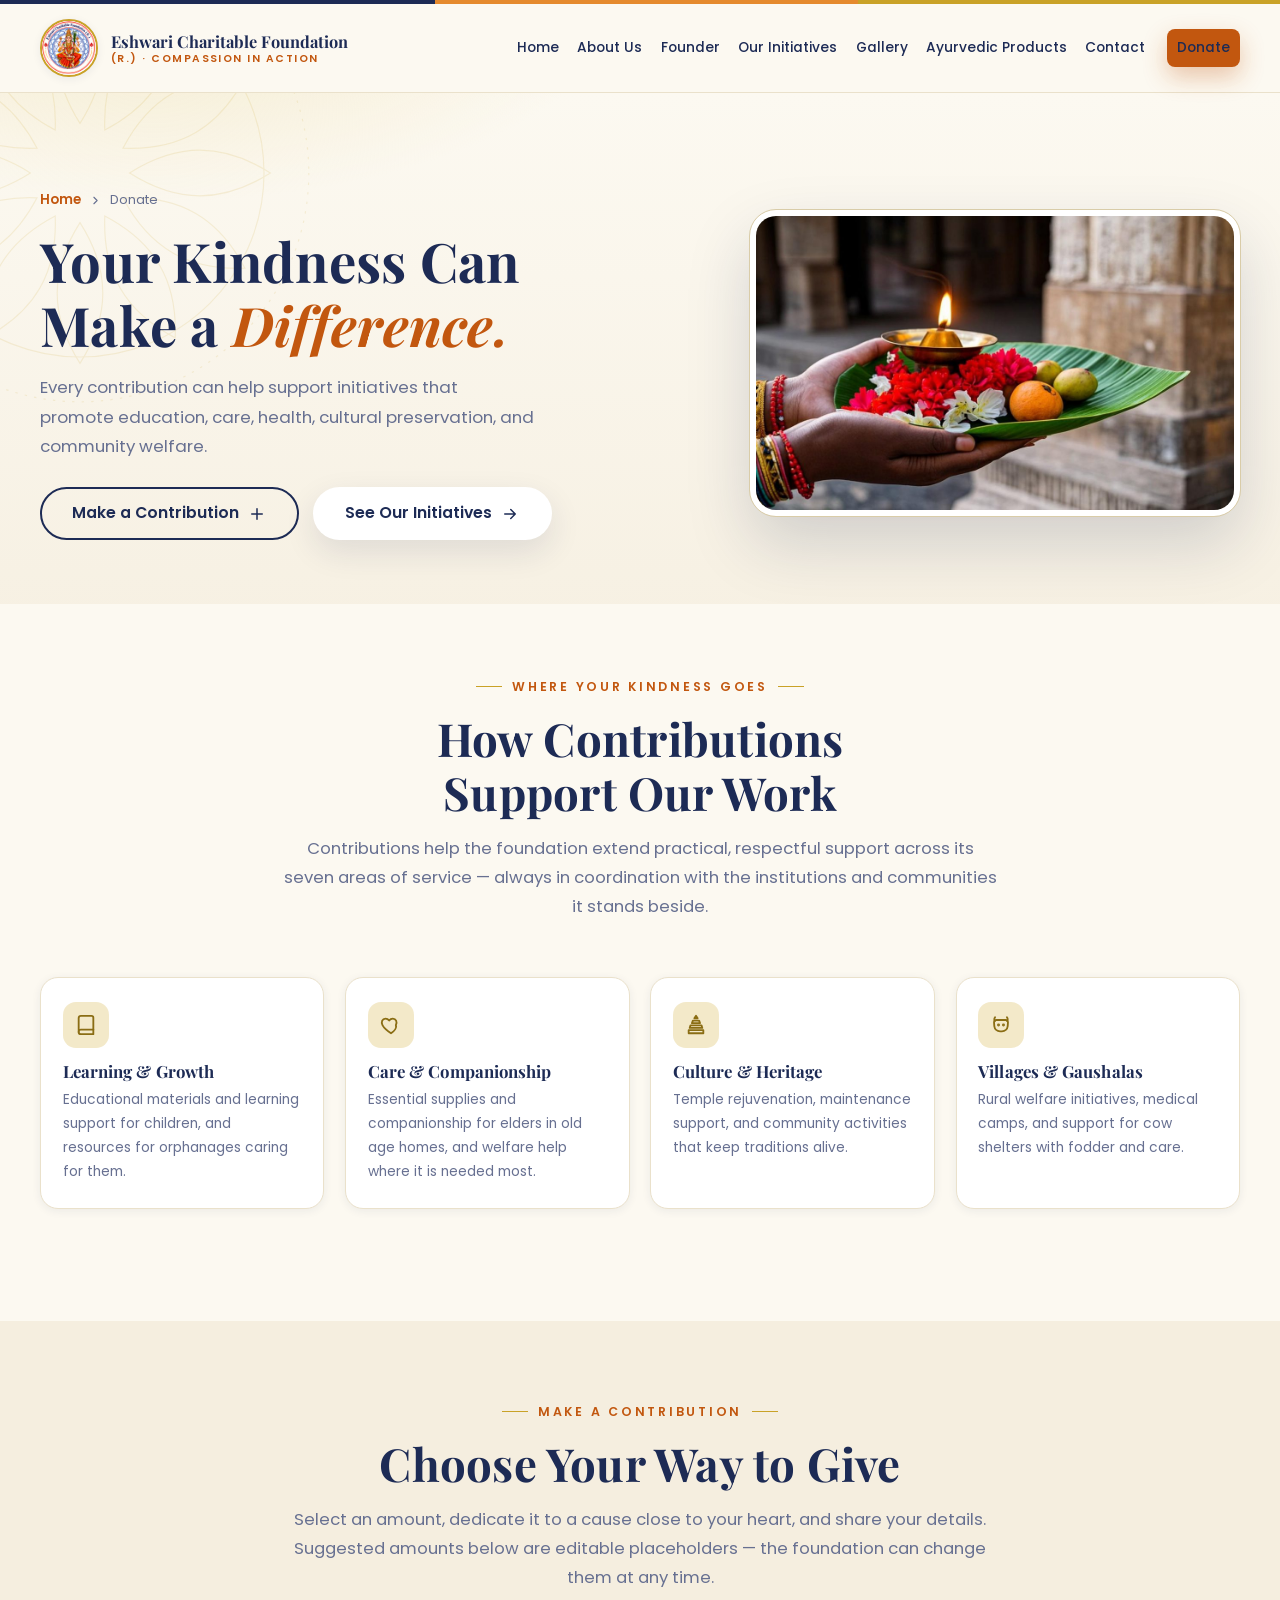
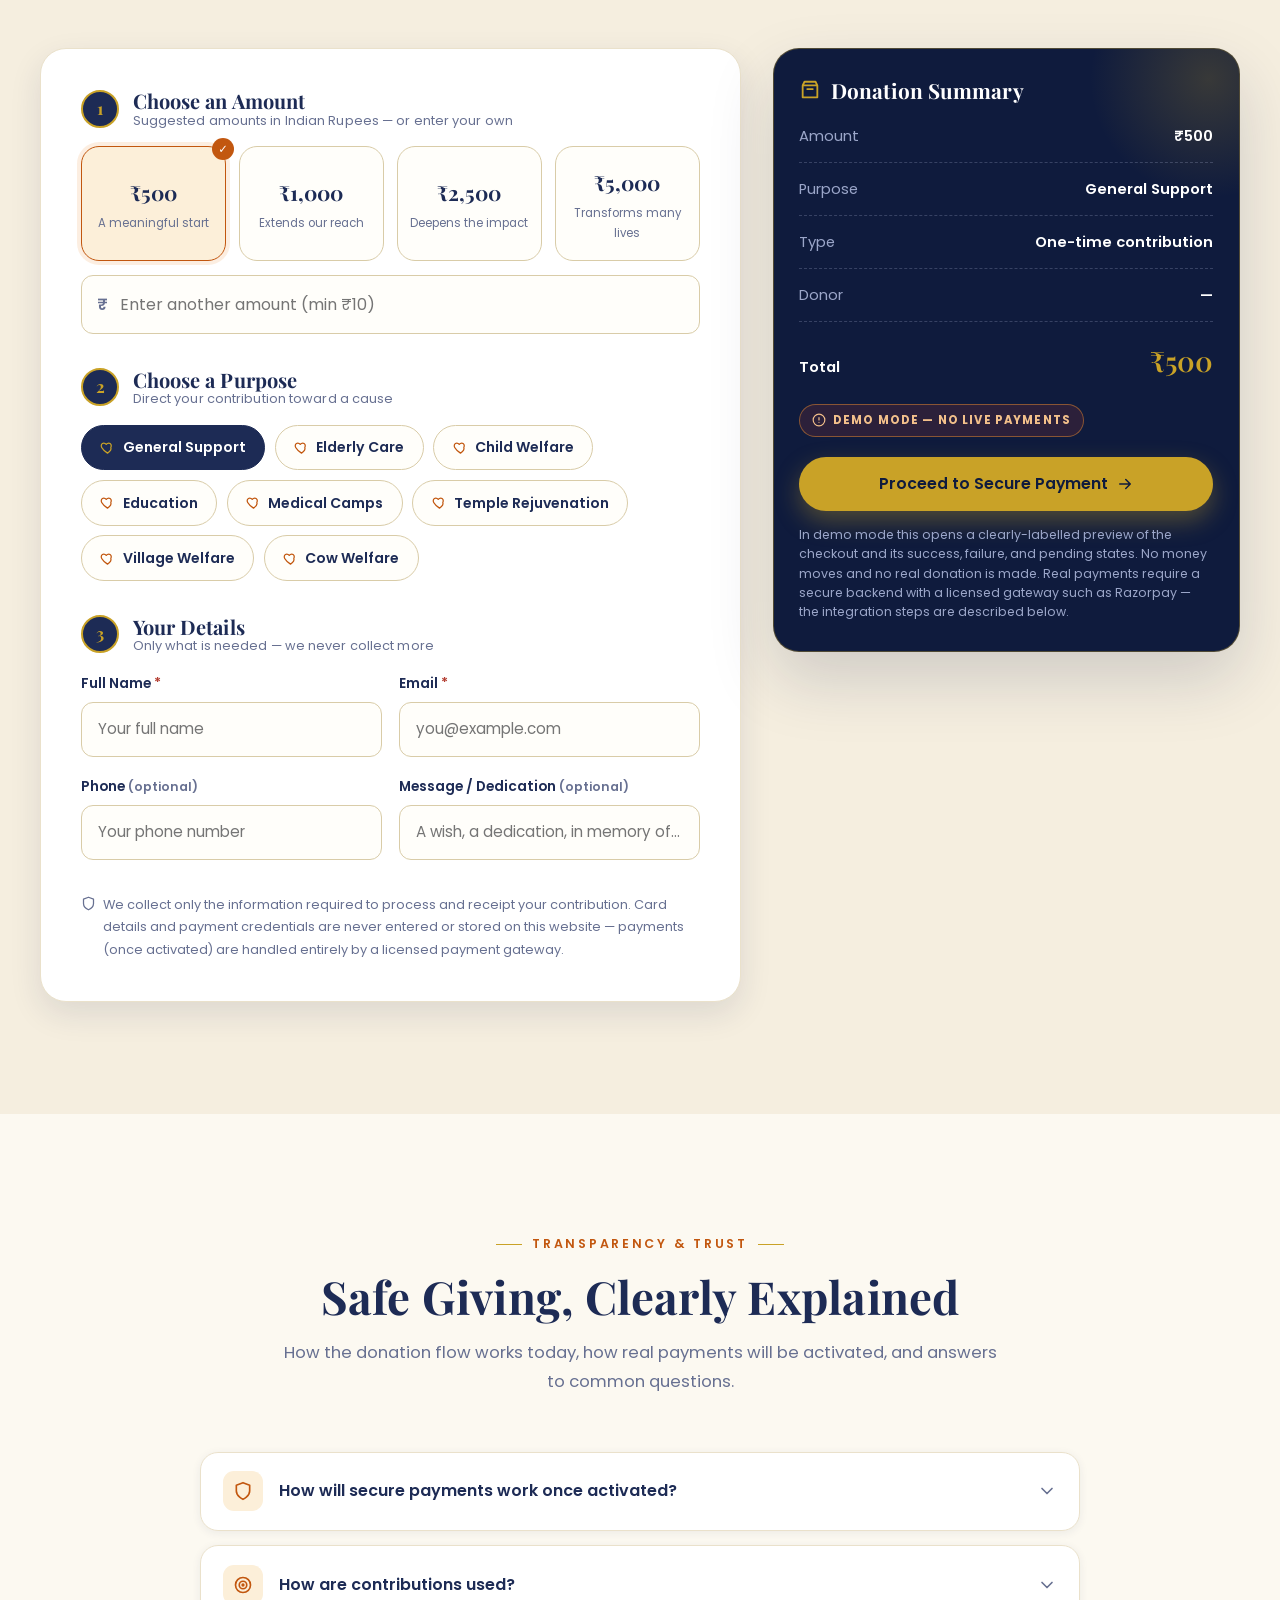
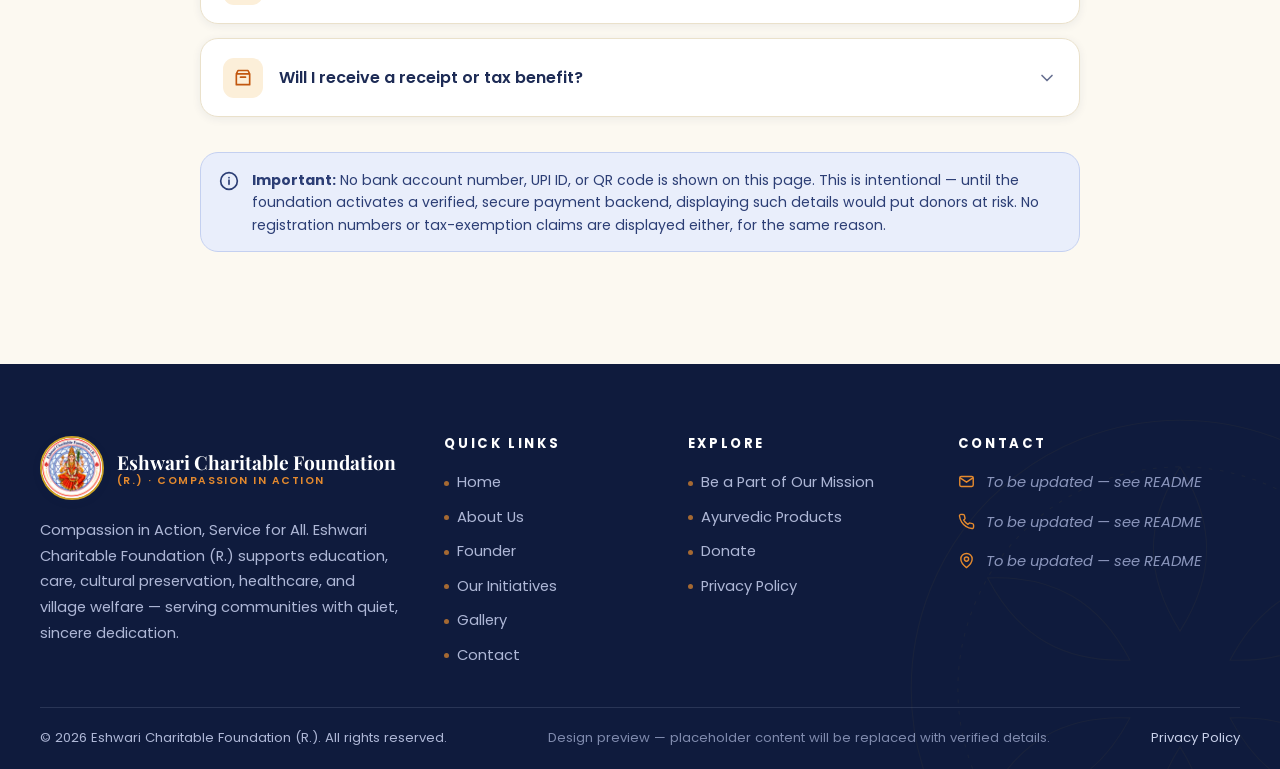
<file: donate.html>
<!DOCTYPE html>
<html lang="en" class="no-js">
<head>
  <meta charset="UTF-8">
  <meta name="viewport" content="width=device-width, initial-scale=1.0">
  <title>Donate — Eshwari Charitable Foundation (R.)</title>
  <meta name="description" content="Your kindness can make a difference. Support the initiatives of Eshwari Charitable Foundation (R.) — education, care, health, cultural preservation, and community welfare.">
  <meta property="og:type" content="website">
  <meta property="og:site_name" content="Eshwari Charitable Foundation (R.)">
  <meta property="og:title" content="Donate — Eshwari Charitable Foundation (R.)">
  <meta property="og:description" content="Every contribution can help support initiatives that promote education, care, health, cultural preservation, and community welfare.">
  <meta property="og:image" content="assets/images/donate.jpg">
  <meta name="theme-color" content="#1D2B55">
  <link rel="icon" type="image/png" href="assets/images/logo-512.png">
  <link rel="preconnect" href="https://fonts.googleapis.com">
  <link rel="preconnect" href="https://fonts.gstatic.com" crossorigin>
  <link href="https://fonts.googleapis.com/css2?family=Playfair+Display:ital,wght@0,500;0,600;0,700;1,500;1,600&family=Poppins:wght@400;500;600&display=swap" rel="stylesheet">
  <link rel="stylesheet" href="css/style.css">
  <script>document.documentElement.classList.remove('no-js');</script>
</head>
<body>
  <a class="skip-link" href="#main">Skip to main content</a>
  <div class="top-ribbon" aria-hidden="true"></div>

  <!-- ============================ HEADER ============================ -->
  <header class="site-header">
    <div class="container header-inner">
      <a class="brand" href="index.html#home" aria-label="Eshwari Charitable Foundation (R.) — back to home page">
        <span class="brand__logo">
          <img src="assets/images/logo-512.png" alt="Eshwari Charitable Foundation (R.) official logo" width="58" height="58">
        </span>
        <span class="brand__name">
          <b>Eshwari Charitable Foundation</b>
          <span>(R.) · Compassion in Action</span>
        </span>
      </a>

      <nav class="nav" aria-label="Primary navigation">
        <a href="index.html#home">Home</a>
        <a href="index.html#about">About Us</a>
        <a href="index.html#founder">Founder</a>
        <a href="index.html#initiatives">Our Initiatives</a>
        <a href="index.html#gallery">Gallery</a>
        <a href="products.html">Ayurvedic Products</a>
        <a href="index.html#contact">Contact</a>
        <a href="donate.html" class="btn btn--primary btn--sm nav-cta" aria-current="page">Donate</a>
      </nav>

      <button class="menu-toggle" aria-expanded="false" aria-controls="mobile-nav" aria-label="Open menu">
        <span></span><span></span><span></span>
      </button>
    </div>
  </header>

  <!-- Mobile navigation drawer -->
  <div class="mobile-nav" id="mobile-nav" role="dialog" aria-modal="true" aria-label="Site menu" aria-hidden="true">
    <div class="mobile-nav__panel">
      <a href="index.html#home">Home <svg viewBox="0 0 24 24" fill="none" stroke="currentColor" stroke-width="2" stroke-linecap="round" stroke-linejoin="round" aria-hidden="true"><path d="M5 12h14m-6-6 6 6-6 6"/></svg></a>
      <a href="index.html#about">About Us <svg viewBox="0 0 24 24" fill="none" stroke="currentColor" stroke-width="2" stroke-linecap="round" stroke-linejoin="round" aria-hidden="true"><path d="M5 12h14m-6-6 6 6-6 6"/></svg></a>
      <a href="index.html#founder">Founder <svg viewBox="0 0 24 24" fill="none" stroke="currentColor" stroke-width="2" stroke-linecap="round" stroke-linejoin="round" aria-hidden="true"><path d="M5 12h14m-6-6 6 6-6 6"/></svg></a>
      <a href="index.html#initiatives">Our Initiatives <svg viewBox="0 0 24 24" fill="none" stroke="currentColor" stroke-width="2" stroke-linecap="round" stroke-linejoin="round" aria-hidden="true"><path d="M5 12h14m-6-6 6 6-6 6"/></svg></a>
      <a href="index.html#gallery">Gallery <svg viewBox="0 0 24 24" fill="none" stroke="currentColor" stroke-width="2" stroke-linecap="round" stroke-linejoin="round" aria-hidden="true"><path d="M5 12h14m-6-6 6 6-6 6"/></svg></a>
      <a href="products.html">Ayurvedic Products <svg viewBox="0 0 24 24" fill="none" stroke="currentColor" stroke-width="2" stroke-linecap="round" stroke-linejoin="round" aria-hidden="true"><path d="M5 12h14m-6-6 6 6-6 6"/></svg></a>
      <a href="index.html#contact">Contact <svg viewBox="0 0 24 24" fill="none" stroke="currentColor" stroke-width="2" stroke-linecap="round" stroke-linejoin="round" aria-hidden="true"><path d="M5 12h14m-6-6 6 6-6 6"/></svg></a>
      <a href="donate.html" class="btn btn--primary" aria-current="page">Support Our Mission</a>
    </div>
  </div>

  <main id="main">
    <!-- ========================== PAGE HERO ========================== -->
    <section class="page-hero" aria-label="Donation page">
      <div class="container page-hero__grid">
        <div>
          <nav class="breadcrumbs" aria-label="Breadcrumb">
            <a href="index.html#home">Home</a>
            <svg viewBox="0 0 24 24" fill="none" stroke="currentColor" stroke-width="2" stroke-linecap="round" stroke-linejoin="round" aria-hidden="true"><path d="m9 18 6-6-6-6"/></svg>
            <span aria-current="page">Donate</span>
          </nav>
          <h1>Your Kindness Can Make a <em style="color:var(--saffron-deep)">Difference.</em></h1>
          <p class="sub">Every contribution can help support initiatives that promote education, care, health, cultural preservation, and community welfare.</p>
          <div class="hero-actions" style="margin-top:1.6rem">
            <a class="btn btn--ghost" href="#donate-widget">Make a Contribution
              <svg viewBox="0 0 24 24" fill="none" stroke="currentColor" stroke-width="2" stroke-linecap="round" stroke-linejoin="round" aria-hidden="true"><path d="M12 5v14m-7-7h14"/></svg>
            </a>
            <a class="btn btn--light" href="index.html#initiatives">See Our Initiatives
              <svg viewBox="0 0 24 24" fill="none" stroke="currentColor" stroke-width="2" stroke-linecap="round" stroke-linejoin="round" aria-hidden="true"><path d="M5 12h14m-6-6 6 6-6 6"/></svg>
            </a>
          </div>
        </div>
        <figure class="page-hero__media">
          <img src="assets/images/donate.jpg" alt="Hands offering flowers, fruit and a brass lamp as a devotional offering (illustrative image)" width="1200" height="686" fetchpriority="high">
        </figure>
      </div>
    </section>

    <!-- ======================= HOW FUNDS HELP ======================= -->
    <section class="section" id="how-funds-help" aria-label="How contributions help" style="padding-top: clamp(40px,6vw,64px)">
      <div class="container">
        <div class="sect-head reveal">
          <span class="kicker">Where Your Kindness Goes</span>
          <h2>How Contributions Support Our Work</h2>
          <p class="lead">Contributions help the foundation extend practical, respectful support across its seven areas of service — always in coordination with the institutions and communities it stands beside.</p>
        </div>
        <div class="how-grid">
          <div class="how-card reveal">
            <span class="hw-ico"><svg viewBox="0 0 24 24" fill="none" stroke="currentColor" stroke-width="2" stroke-linecap="round" stroke-linejoin="round" aria-hidden="true"><path d="M4 19.5A2.5 2.5 0 0 1 6.5 17H20V4a2 2 0 0 0-2-2H6.5A2.5 2.5 0 0 0 4 4.5v15Z"/><path d="M4 19.5A2.5 2.5 0 0 0 6.5 22H20v-5"/></svg></span>
            <h3>Learning &amp; Growth</h3>
            <p>Educational materials and learning support for children, and resources for orphanages caring for them.</p>
          </div>
          <div class="how-card reveal" data-delay="1">
            <span class="hw-ico"><svg viewBox="0 0 24 24" fill="none" stroke="currentColor" stroke-width="2" stroke-linecap="round" stroke-linejoin="round" aria-hidden="true"><path d="M12 21s-7-4.6-9.3-8.9C.9 8.6 2.6 5 6 5c2 0 3.2 1 4 2.1C10.8 6 12 5 14 5c3.4 0 5.1 3.6 3.3 7.1C19 16.4 12 21 12 21Z"/></svg></span>
            <h3>Care &amp; Companionship</h3>
            <p>Essential supplies and companionship for elders in old age homes, and welfare help where it is needed most.</p>
          </div>
          <div class="how-card reveal" data-delay="2">
            <span class="hw-ico"><svg viewBox="0 0 24 24" fill="none" stroke="currentColor" stroke-width="2" stroke-linecap="round" stroke-linejoin="round" aria-hidden="true"><path d="M12 2l1.8 2.6h-3.6L12 2Z"/><path d="M8.6 7.2h6.8l1 2.8H7.6l1-2.8Z"/><path d="M6 12.4h12l.9 2.8H5.1l.9-2.8Z"/><path d="M4 17.6h16V21H4z"/></svg></span>
            <h3>Culture &amp; Heritage</h3>
            <p>Temple rejuvenation, maintenance support, and community activities that keep traditions alive.</p>
          </div>
          <div class="how-card reveal" data-delay="3">
            <span class="hw-ico"><svg viewBox="0 0 24 24" fill="none" stroke="currentColor" stroke-width="2" stroke-linecap="round" stroke-linejoin="round" aria-hidden="true"><path d="M5.5 3.5C4.6 4.7 4.5 6.3 5.3 7.7M18.5 3.5c.9 1.2 1 2.8.2 4.2"/><path d="M7 6.5h10c1.5 0 2.7 1.3 2.6 2.8l-.3 4A6.3 6.3 0 0 1 13 19h-2a6.3 6.3 0 0 1-6.3-5.7l-.3-4C4.3 7.8 5.5 6.5 7 6.5Z"/><circle cx="9.3" cy="12" r=".6" fill="currentColor"/><circle cx="14.7" cy="12" r=".6" fill="currentColor"/></svg></span>
            <h3>Villages &amp; Gaushalas</h3>
            <p>Rural welfare initiatives, medical camps, and support for cow shelters with fodder and care.</p>
          </div>
        </div>
      </div>
    </section>

    <!-- ======================= DONATION WIDGET ======================= -->
    <section class="section section--alt" id="donate-widget" aria-label="Make a donation" style="padding-top: clamp(40px,6vw,72px)">
      <div class="container">
        <div class="sect-head reveal">
          <span class="kicker">Make a Contribution</span>
          <h2>Choose Your Way to Give</h2>
          <p class="lead">Select an amount, dedicate it to a cause close to your heart, and share your details. Suggested amounts below are editable placeholders — the foundation can change them at any time.</p>
        </div>

        <div class="donate-layout">
          <form class="donate-form-card reveal" id="donate-form" novalidate>
            <!-- Step 1: amount -->
            <div class="step">
              <div class="step-head">
                <span class="step-num" aria-hidden="true">1</span>
                <h3>Choose an Amount <span class="step-hint">Suggested amounts in Indian Rupees — or enter your own</span></h3>
              </div>
              <div class="amount-grid" id="amount-grid" role="group" aria-label="Suggested donation amounts">
                <!-- cards rendered by js/donation.js from editable config -->
              </div>
              <div class="custom-amount">
                <span class="rupee" aria-hidden="true">₹</span>
                <label class="visually-hidden" for="custom-amount">Custom donation amount in rupees</label>
                <input type="number" id="custom-amount" name="custom_amount" min="10" step="1" inputmode="numeric" placeholder="Enter another amount (min ₹10)">
              </div>
            </div>

            <!-- Step 2: purpose -->
            <div class="step">
              <div class="step-head">
                <span class="step-num" aria-hidden="true">2</span>
                <h3>Choose a Purpose <span class="step-hint">Direct your contribution toward a cause</span></h3>
              </div>
              <div class="purpose-grid" id="purpose-grid" role="group" aria-label="Donation purpose">
                <!-- pills rendered by js/donation.js -->
              </div>
            </div>

            <!-- Step 3: donor details -->
            <div class="step">
              <div class="step-head">
                <span class="step-num" aria-hidden="true">3</span>
                <h3>Your Details <span class="step-hint">Only what is needed — we never collect more</span></h3>
              </div>
              <div class="form-row">
                <div class="field">
                  <label for="donor-name">Full Name <span class="req" aria-hidden="true">*</span></label>
                  <input type="text" id="donor-name" name="donor_name" autocomplete="name" placeholder="Your full name" required>
                  <span class="error-msg" id="donor-name-err" role="alert"></span>
                </div>
                <div class="field">
                  <label for="donor-email">Email <span class="req" aria-hidden="true">*</span></label>
                  <input type="email" id="donor-email" name="donor_email" autocomplete="email" placeholder="you@example.com" required>
                  <span class="error-msg" id="donor-email-err" role="alert"></span>
                </div>
              </div>
              <div class="form-row">
                <div class="field">
                  <label for="donor-phone">Phone <span class="hint">(optional)</span></label>
                  <input type="tel" id="donor-phone" name="donor_phone" autocomplete="tel" placeholder="Your phone number">
                  <span class="error-msg" id="donor-phone-err" role="alert"></span>
                </div>
                <div class="field">
                  <label for="donor-message">Message / Dedication <span class="hint">(optional)</span></label>
                  <input type="text" id="donor-message" name="donor_message" placeholder="A wish, a dedication, in memory of…">
                </div>
              </div>
              <p class="form-note">
                <svg viewBox="0 0 24 24" fill="none" stroke="currentColor" stroke-width="2" stroke-linecap="round" stroke-linejoin="round" aria-hidden="true"><path d="M12 22s8-3.6 8-10V5l-8-3-8 3v7c0 6.4 8 10 8 10Z"/></svg>
                We collect only the information required to process and receipt your contribution. Card details and payment credentials are never entered or stored on this website — payments (once activated) are handled entirely by a licensed payment gateway.
              </p>
            </div>
          </form>

          <!-- Sticky summary -->
          <aside class="donate-summary reveal" data-delay="1" aria-label="Donation summary">
            <h3><svg viewBox="0 0 24 24" fill="none" stroke="currentColor" stroke-width="2" stroke-linecap="round" stroke-linejoin="round" aria-hidden="true"><path d="M4 7h16v13H4zM4 7l2-4h12l2 4"/><path d="M9 11h6"/></svg>Donation Summary</h3>
            <dl class="sum-rows">
              <div class="sum-row"><dt>Amount</dt><dd id="sum-amount">—</dd></div>
              <div class="sum-row"><dt>Purpose</dt><dd id="sum-purpose">General Support</dd></div>
              <div class="sum-row"><dt>Type</dt><dd id="sum-type">One-time contribution</dd></div>
              <div class="sum-row"><dt>Donor</dt><dd id="sum-name">—</dd></div>
              <div class="sum-row sum-row--total"><dt>Total</dt><dd id="sum-amount-total">—</dd></div>
            </dl>
            <span class="demo-badge">
              <svg viewBox="0 0 24 24" fill="none" stroke="currentColor" stroke-width="2" stroke-linecap="round" aria-hidden="true"><circle cx="12" cy="12" r="10"/><path d="M12 8v4m0 4h.01"/></svg>
              Demo mode — no live payments
            </span>
            <button type="button" class="btn btn--gold btn--block" id="donate-proceed">Proceed to Secure Payment
              <svg viewBox="0 0 24 24" fill="none" stroke="currentColor" stroke-width="2" stroke-linecap="round" stroke-linejoin="round" aria-hidden="true"><path d="M5 12h14m-6-6 6 6-6 6"/></svg>
            </button>
            <p class="sum-note">In demo mode this opens a clearly-labelled preview of the checkout and its success, failure, and pending states. No money moves and no real donation is made. Real payments require a secure backend with a licensed gateway such as Razorpay — the integration steps are described below.</p>
          </aside>
        </div>
      </div>
    </section>

    <!-- ================= PAYMENT INTEGRATION & FAQ ================= -->
    <section class="section" id="payments-and-faq" aria-label="Payment integration and frequently asked questions">
      <div class="container">
        <div class="sect-head reveal">
          <span class="kicker">Transparency &amp; Trust</span>
          <h2>Safe Giving, Clearly Explained</h2>
          <p class="lead">How the donation flow works today, how real payments will be activated, and answers to common questions.</p>
        </div>

        <div class="accordion reveal">
          <div class="acc-item" id="faq-integration">
            <button class="acc-trigger" type="button" aria-expanded="false" aria-controls="faq-integration-panel" id="faq-integration-btn">
              <span class="acc-ico"><svg viewBox="0 0 24 24" fill="none" stroke="currentColor" stroke-width="2" stroke-linecap="round" stroke-linejoin="round" aria-hidden="true"><path d="M12 22s8-3.6 8-10V5l-8-3-8 3v7c0 6.4 8 10 8 10Z"/></svg></span>
              <span class="acc-label">How will secure payments work once activated?</span>
              <svg class="acc-caret" viewBox="0 0 24 24" fill="none" stroke="currentColor" stroke-width="2" stroke-linecap="round" stroke-linejoin="round" aria-hidden="true"><path d="m6 9 6 6 6-6"/></svg>
            </button>
            <div class="acc-panel" id="faq-integration-panel" role="region" aria-labelledby="faq-integration-btn">
              <p>When the foundation is ready, donations will be processed through a licensed Indian payment gateway such as Razorpay, using a secure backend. In brief: the website asks the foundation's server to create a payment order; the gateway's hosted checkout (which is PCI-DSS compliant) collects payment details; the server verifies the gateway's cryptographic signature before confirming the donation; and webhooks reconcile any payments that confirm asynchronously.</p>
              <p>Donors' card details and UPI credentials are never entered on — or stored by — this website. The step-by-step activation guide for administrators is documented in the project README under "Activating real payments".</p>
            </div>
          </div>

          <div class="acc-item" id="faq-use">
            <button class="acc-trigger" type="button" aria-expanded="false" aria-controls="faq-use-panel" id="faq-use-btn">
              <span class="acc-ico"><svg viewBox="0 0 24 24" fill="none" stroke="currentColor" stroke-width="2" stroke-linecap="round" stroke-linejoin="round" aria-hidden="true"><circle cx="12" cy="12" r="9"/><circle cx="12" cy="12" r="4.5"/><circle cx="12" cy="12" r="1" fill="currentColor"/></svg></span>
              <span class="acc-label">How are contributions used?</span>
              <svg class="acc-caret" viewBox="0 0 24 24" fill="none" stroke="currentColor" stroke-width="2" stroke-linecap="round" stroke-linejoin="round" aria-hidden="true"><path d="m6 9 6 6 6-6"/></svg>
            </button>
            <div class="acc-panel" id="faq-use-panel" role="region" aria-labelledby="faq-use-btn">
              <p>Contributions support the foundation's seven areas of service — elderly care, child welfare, children's education, temple rejuvenation and cultural activities, medical camps, village welfare, and gaushala/cow welfare — along with the modest administrative costs of carrying out this work responsibly.</p>
              <p>The foundation supports existing institutions rather than operating its own, so contributions are directed as supplies, materials, and activity support in coordination with those institutions. As the foundation begins reporting on its activities, a record of how contributions were used will be shared with donors.</p>
            </div>
          </div>

          <div class="acc-item" id="faq-receipt">
            <button class="acc-trigger" type="button" aria-expanded="false" aria-controls="faq-receipt-panel" id="faq-receipt-btn">
              <span class="acc-ico"><svg viewBox="0 0 24 24" fill="none" stroke="currentColor" stroke-width="2" stroke-linecap="round" stroke-linejoin="round" aria-hidden="true"><path d="M4 7h16v13H4zM4 7l2-4h12l2 4"/><path d="M9 11h6"/></svg></span>
              <span class="acc-label">Will I receive a receipt or tax benefit?</span>
              <svg class="acc-caret" viewBox="0 0 24 24" fill="none" stroke="currentColor" stroke-width="2" stroke-linecap="round" stroke-linejoin="round" aria-hidden="true"><path d="m6 9 6 6 6-6"/></svg>
            </button>
            <div class="acc-panel" id="faq-receipt-panel" role="region" aria-labelledby="faq-receipt-btn">
              <p>A contribution acknowledgement will be sent to the email address provided once the donation system is active. Details of any applicable tax benefits will be published here only after the foundation's relevant registrations have been verified — no tax-exemption claims are made on this website at present.</p>
            </div>
          </div>
        </div>

        <!-- No bank account / UPI / QR code is displayed anywhere on this page by design:
             inventing payment coordinates would be unsafe and misleading. When the
             foundation's verified account details and gateway are ready, they should be
             added through a secure backend flow, not pasted into this page. -->
        <div class="notice notice--info reveal" style="max-width:880px;margin:2.2rem auto 0" role="note">
          <svg viewBox="0 0 24 24" fill="none" stroke="currentColor" stroke-width="2" stroke-linecap="round" aria-hidden="true"><circle cx="12" cy="12" r="10"/><path d="M12 16v-5m0-3h.01"/></svg>
          <span><strong>Important:</strong> No bank account number, UPI ID, or QR code is shown on this page. This is intentional — until the foundation activates a verified, secure payment backend, displaying such details would put donors at risk. No registration numbers or tax-exemption claims are displayed either, for the same reason.</span>
        </div>
      </div>
    </section>
    <!-- ============================ FOOTER ============================ -->
    <footer class="site-footer">
      <div class="container footer-top">
        <div class="footer-brand">
          <a class="brand" href="index.html#home">
            <span class="brand__logo"><img src="assets/images/logo-512.png" alt="Eshwari Charitable Foundation (R.) official logo" width="64" height="64" loading="lazy"></span>
            <span class="brand__name">
              <b>Eshwari Charitable Foundation</b>
              <span>(R.) · Compassion in Action</span>
            </span>
          </a>
          <p>Compassion in Action, Service for All. Eshwari Charitable Foundation (R.) supports education, care, cultural preservation, healthcare, and village welfare — serving communities with quiet, sincere dedication.</p>
        </div>

        <nav aria-label="Quick links">
          <h4>Quick Links</h4>
          <div class="footer-links">
            <a href="index.html#home">Home</a>
            <a href="index.html#about">About Us</a>
            <a href="index.html#founder">Founder</a>
            <a href="index.html#initiatives">Our Initiatives</a>
            <a href="index.html#gallery">Gallery</a>
            <a href="index.html#contact">Contact</a>
          </div>
        </nav>

        <nav aria-label="More links">
          <h4>Explore</h4>
          <div class="footer-links">
            <a href="index.html#get-involved">Be a Part of Our Mission</a>
            <a href="products.html">Ayurvedic Products</a>
            <a href="donate.html">Donate</a>
            <a href="privacy.html">Privacy Policy</a>
          </div>
        </nav>

        <div>
          <h4>Contact</h4>
          <div class="footer-contact">
            <span class="fc-row">
              <svg viewBox="0 0 24 24" fill="none" stroke="currentColor" stroke-width="2" stroke-linecap="round" stroke-linejoin="round" aria-hidden="true"><rect x="2.5" y="5" width="19" height="14" rx="2"/><path d="m3 7 9 6 9-6"/></svg>
              <span data-config="email"></span>
            </span>
            <span class="fc-row">
              <svg viewBox="0 0 24 24" fill="none" stroke="currentColor" stroke-width="2" stroke-linecap="round" stroke-linejoin="round" aria-hidden="true"><path d="M22 16.9v3a2 2 0 0 1-2.2 2 19.8 19.8 0 0 1-8.6-3.1 19.5 19.5 0 0 1-6-6A19.8 19.8 0 0 1 2.1 4.2 2 2 0 0 1 4.1 2h3a2 2 0 0 1 2 1.7c.1 1 .4 2 .7 2.9a2 2 0 0 1-.5 2.1L8.1 10a16 16 0 0 0 6 6l1.3-1.3a2 2 0 0 1 2.1-.4c.9.3 1.9.6 2.9.7a2 2 0 0 1 1.6 1.9Z"/></svg>
              <span data-config="phone"></span>
            </span>
            <span class="fc-row">
              <svg viewBox="0 0 24 24" fill="none" stroke="currentColor" stroke-width="2" stroke-linecap="round" stroke-linejoin="round" aria-hidden="true"><path d="M20 10c0 6-8 12-8 12s-8-6-8-12a8 8 0 0 1 16 0Z"/><circle cx="12" cy="10" r="3"/></svg>
              <span data-config="address"></span>
            </span>
          </div>
        </div>
      </div>

      <div class="container footer-bottom">
        <span>© <span data-year>2026</span> Eshwari Charitable Foundation (R.). All rights reserved.</span>
        <span class="fine">Design preview — placeholder content will be replaced with verified details.</span>
        <a href="privacy.html">Privacy Policy</a>
      </div>
    </footer>

    <!-- ==================== PAYMENT STATE MODAL (demo) ==================== -->
    <div class="pay-modal" id="pay-modal" role="dialog" aria-modal="true" aria-labelledby="pay-title" aria-hidden="true">
      <div class="pay-box" role="document">
        <div class="state-ico" id="pay-state-ico" aria-hidden="true"></div>
        <h3 id="pay-title">Demo checkout</h3>
        <p class="pay-desc" id="pay-desc"></p>
        <p class="ref" id="pay-ref" hidden></p>
        <div class="actions" id="pay-actions"></div>
        <button type="button" class="modal-close" id="pay-close" data-overlay-close aria-label="Close dialog" style="position:absolute;top:1rem;right:1rem">
          <svg viewBox="0 0 24 24" fill="none" stroke="currentColor" stroke-width="2" stroke-linecap="round" aria-hidden="true"><path d="M18 6 6 18M6 6l12 12"/></svg>
        </button>
      </div>
    </div>
  </main>

  <script src="js/main.js" defer></script>
  <script src="js/donation.js" defer></script>
</body>
</html>
</file>
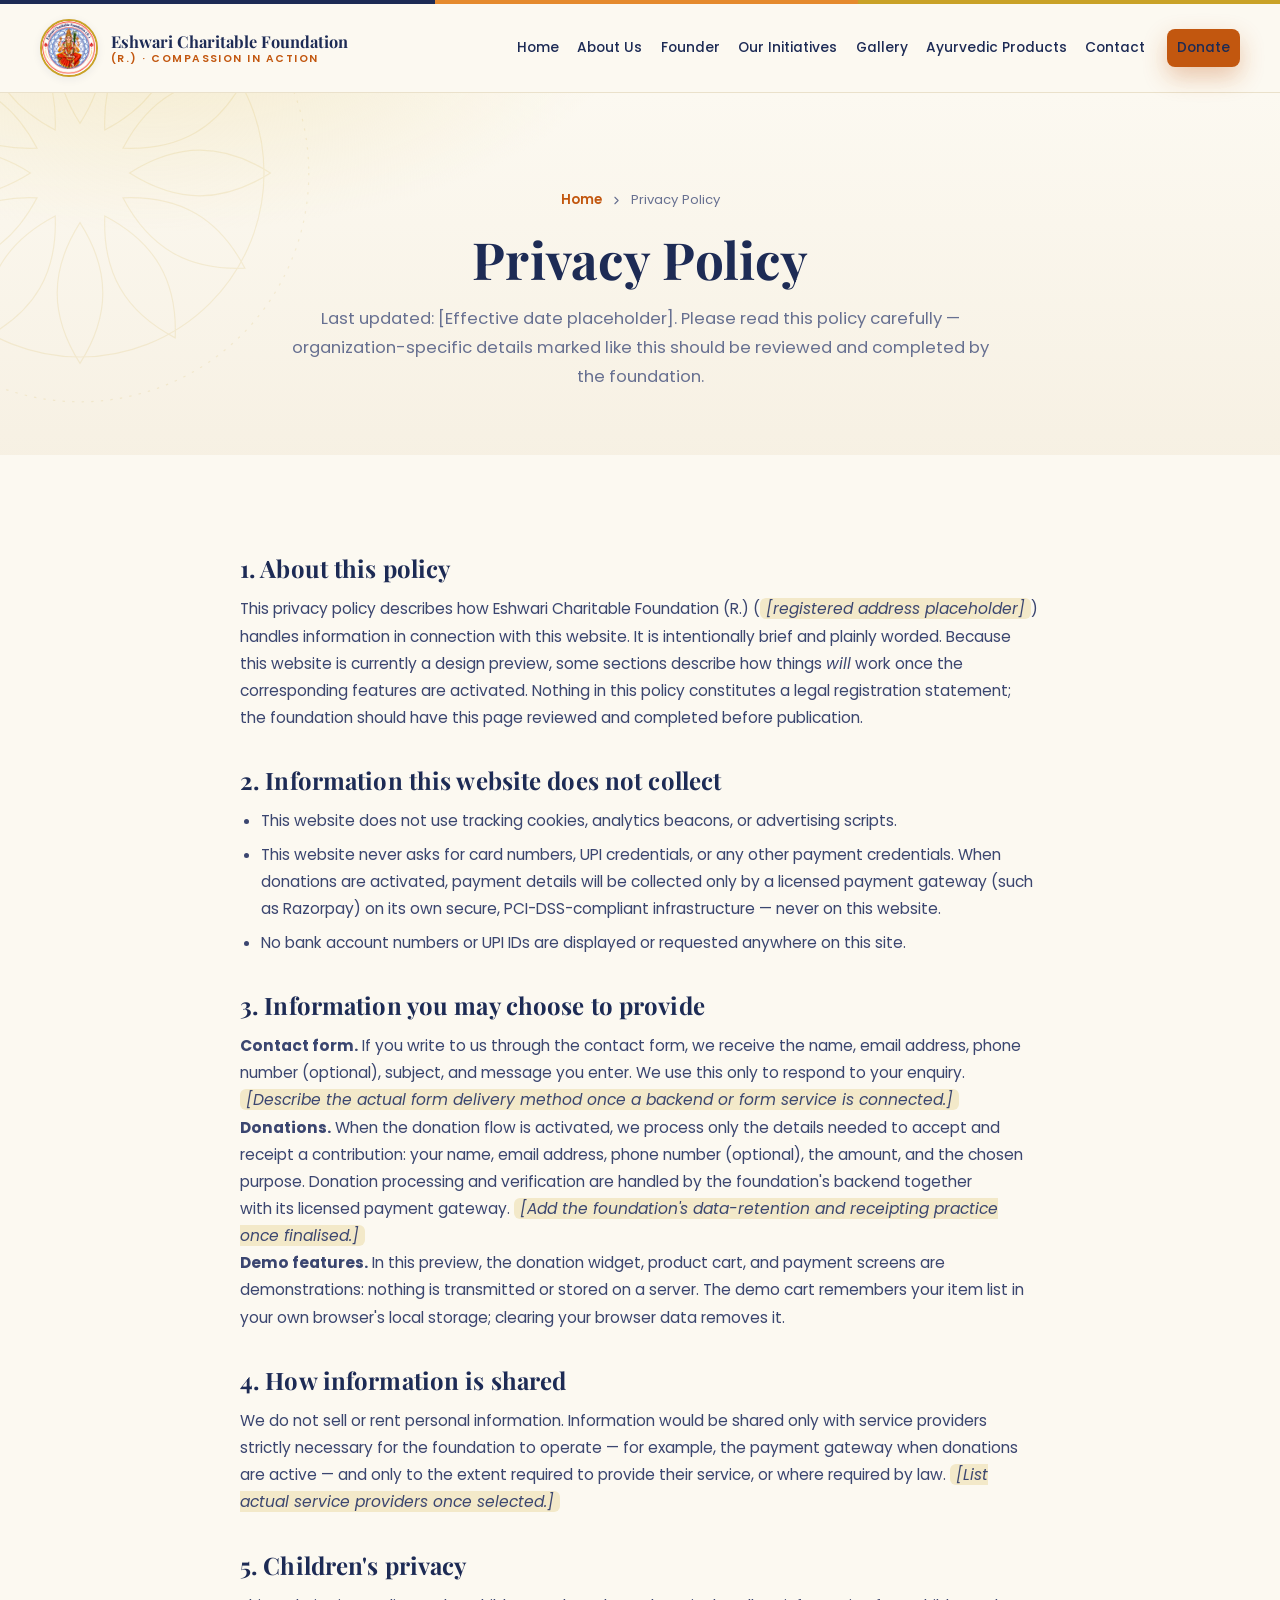
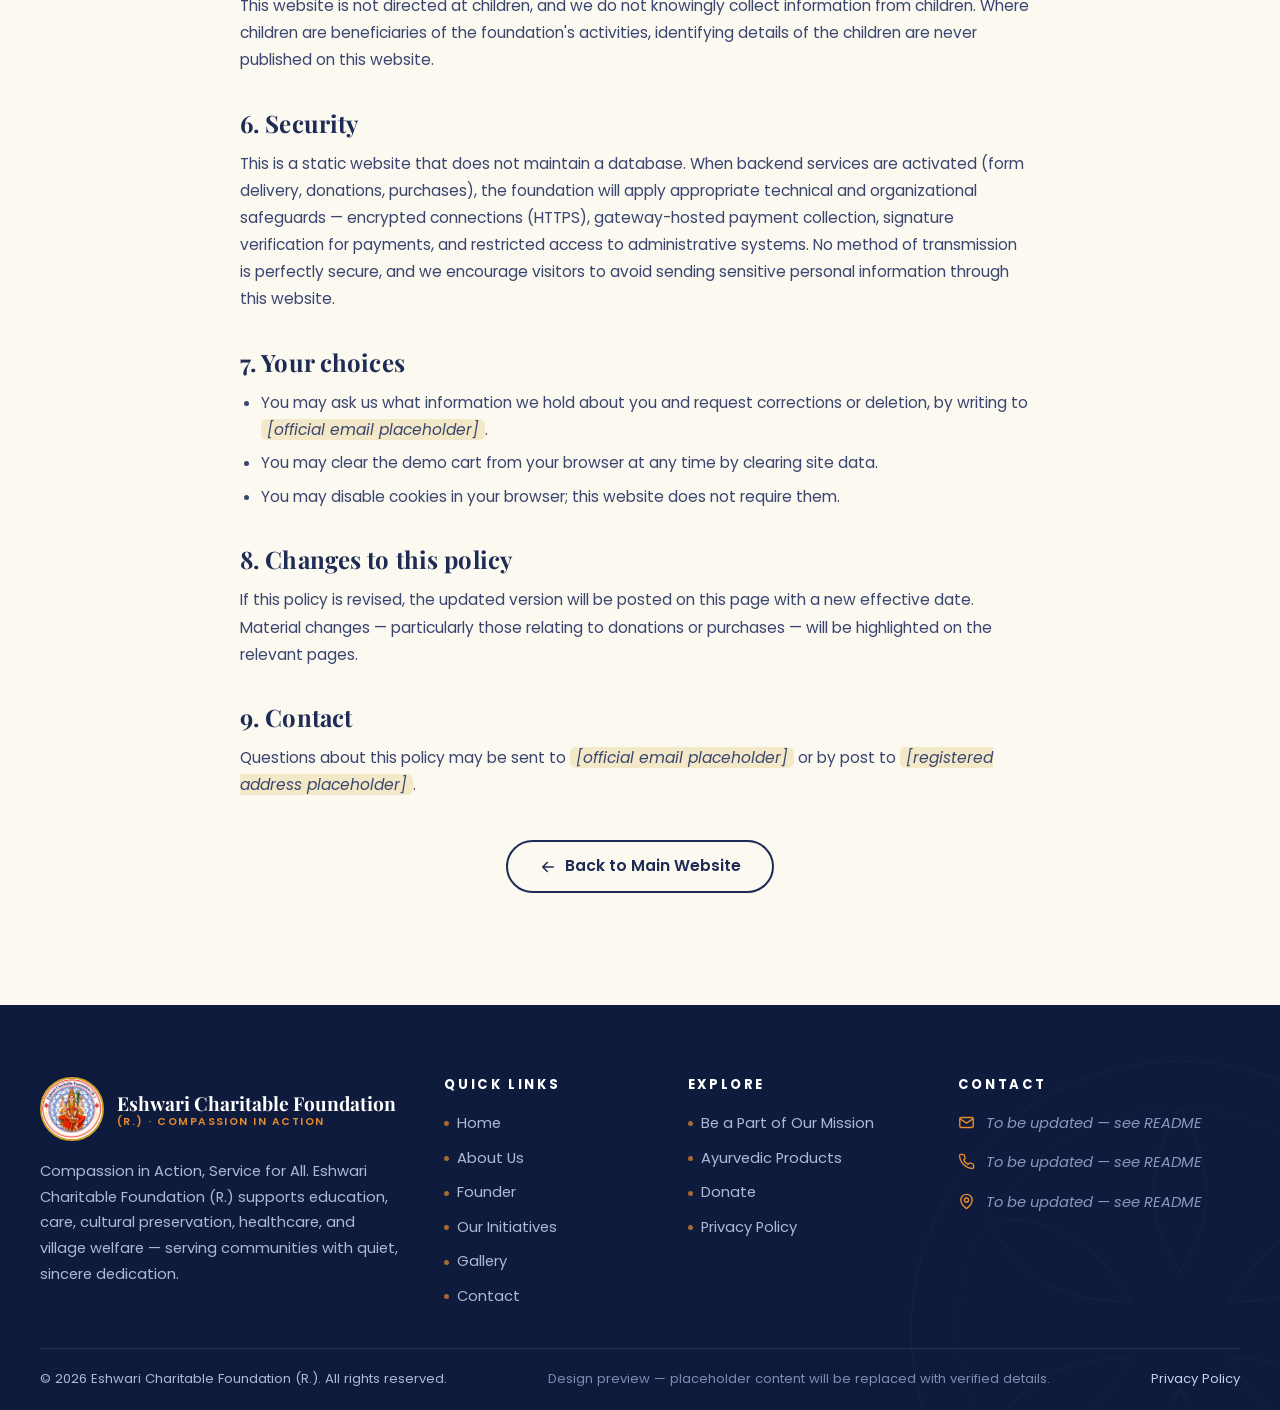
<file: privacy.html>
<!DOCTYPE html>
<html lang="en" class="no-js">
<head>
  <meta charset="UTF-8">
  <meta name="viewport" content="width=device-width, initial-scale=1.0">
  <title>Privacy Policy — Eshwari Charitable Foundation (R.)</title>
  <meta name="description" content="Privacy policy of Eshwari Charitable Foundation (R.) — how information is (and is not) collected through this website, and how donations and enquiries are handled.">
  <meta property="og:type" content="website">
  <meta property="og:site_name" content="Eshwari Charitable Foundation (R.)">
  <meta property="og:title" content="Privacy Policy — Eshwari Charitable Foundation (R.)">
  <meta name="theme-color" content="#1D2B55">
  <link rel="icon" type="image/png" href="assets/images/logo-512.png">
  <link rel="preconnect" href="https://fonts.googleapis.com">
  <link rel="preconnect" href="https://fonts.gstatic.com" crossorigin>
  <link href="https://fonts.googleapis.com/css2?family=Playfair+Display:ital,wght@0,500;0,600;0,700;1,500;1,600&family=Poppins:wght@400;500;600&display=swap" rel="stylesheet">
  <link rel="stylesheet" href="css/style.css">
  <script>document.documentElement.classList.remove('no-js');</script>
</head>
<body>
  <a class="skip-link" href="#main">Skip to main content</a>
  <div class="top-ribbon" aria-hidden="true"></div>

  <!-- ============================ HEADER ============================ -->
  <header class="site-header">
    <div class="container header-inner">
      <a class="brand" href="index.html#home" aria-label="Eshwari Charitable Foundation (R.) — back to home page">
        <span class="brand__logo">
          <img src="assets/images/logo-512.png" alt="Eshwari Charitable Foundation (R.) official logo" width="58" height="58">
        </span>
        <span class="brand__name">
          <b>Eshwari Charitable Foundation</b>
          <span>(R.) · Compassion in Action</span>
        </span>
      </a>

      <nav class="nav" aria-label="Primary navigation">
        <a href="index.html#home">Home</a>
        <a href="index.html#about">About Us</a>
        <a href="index.html#founder">Founder</a>
        <a href="index.html#initiatives">Our Initiatives</a>
        <a href="index.html#gallery">Gallery</a>
        <a href="products.html">Ayurvedic Products</a>
        <a href="index.html#contact">Contact</a>
        <a href="donate.html" class="btn btn--primary btn--sm nav-cta">Donate</a>
      </nav>

      <button class="menu-toggle" aria-expanded="false" aria-controls="mobile-nav" aria-label="Open menu">
        <span></span><span></span><span></span>
      </button>
    </div>
  </header>

  <!-- Mobile navigation drawer -->
  <div class="mobile-nav" id="mobile-nav" role="dialog" aria-modal="true" aria-label="Site menu" aria-hidden="true">
    <div class="mobile-nav__panel">
      <a href="index.html#home">Home <svg viewBox="0 0 24 24" fill="none" stroke="currentColor" stroke-width="2" stroke-linecap="round" stroke-linejoin="round" aria-hidden="true"><path d="M5 12h14m-6-6 6 6-6 6"/></svg></a>
      <a href="index.html#about">About Us <svg viewBox="0 0 24 24" fill="none" stroke="currentColor" stroke-width="2" stroke-linecap="round" stroke-linejoin="round" aria-hidden="true"><path d="M5 12h14m-6-6 6 6-6 6"/></svg></a>
      <a href="index.html#founder">Founder <svg viewBox="0 0 24 24" fill="none" stroke="currentColor" stroke-width="2" stroke-linecap="round" stroke-linejoin="round" aria-hidden="true"><path d="M5 12h14m-6-6 6 6-6 6"/></svg></a>
      <a href="index.html#initiatives">Our Initiatives <svg viewBox="0 0 24 24" fill="none" stroke="currentColor" stroke-width="2" stroke-linecap="round" stroke-linejoin="round" aria-hidden="true"><path d="M5 12h14m-6-6 6 6-6 6"/></svg></a>
      <a href="index.html#gallery">Gallery <svg viewBox="0 0 24 24" fill="none" stroke="currentColor" stroke-width="2" stroke-linecap="round" stroke-linejoin="round" aria-hidden="true"><path d="M5 12h14m-6-6 6 6-6 6"/></svg></a>
      <a href="products.html">Ayurvedic Products <svg viewBox="0 0 24 24" fill="none" stroke="currentColor" stroke-width="2" stroke-linecap="round" stroke-linejoin="round" aria-hidden="true"><path d="M5 12h14m-6-6 6 6-6 6"/></svg></a>
      <a href="index.html#contact">Contact <svg viewBox="0 0 24 24" fill="none" stroke="currentColor" stroke-width="2" stroke-linecap="round" stroke-linejoin="round" aria-hidden="true"><path d="M5 12h14m-6-6 6 6-6 6"/></svg></a>
      <a href="donate.html" class="btn btn--primary">Support Our Mission</a>
    </div>
  </div>

  <main id="main">
    <!-- ========================== PAGE HERO ========================== -->
    <section class="page-hero" aria-label="Privacy policy">
      <div class="container">
        <div class="sect-head reveal" style="margin-bottom:0">
          <nav class="breadcrumbs" aria-label="Breadcrumb" style="justify-content:center">
            <a href="index.html#home">Home</a>
            <svg viewBox="0 0 24 24" fill="none" stroke="currentColor" stroke-width="2" stroke-linecap="round" stroke-linejoin="round" aria-hidden="true"><path d="m9 18 6-6-6-6"/></svg>
            <span aria-current="page">Privacy Policy</span>
          </nav>
          <h2 style="font-size:clamp(2rem,4.4vw,3.2rem);margin-top:1rem">Privacy Policy</h2>
          <p class="lead">Last updated: <span class="ph">[Effective date placeholder]</span>. Please read this policy carefully — organization-specific details marked like this should be reviewed and completed by the foundation.</p>
        </div>
      </div>
    </section>

    <section class="section" aria-label="Privacy policy content" style="padding-top:clamp(40px,6vw,64px)">
      <div class="container prose reveal">
        <h2>1. About this policy</h2>
        <p>This privacy policy describes how Eshwari Charitable Foundation (R.) (<span class="ph">[registered address placeholder]</span>) handles information in connection with this website. It is intentionally brief and plainly worded. Because this website is currently a design preview, some sections describe how things <em>will</em> work once the corresponding features are activated. Nothing in this policy constitutes a legal registration statement; the foundation should have this page reviewed and completed before publication.</p>

        <h2>2. Information this website does not collect</h2>
        <ul>
          <li>This website does not use tracking cookies, analytics beacons, or advertising scripts.</li>
          <li>This website never asks for card numbers, UPI credentials, or any other payment credentials. When donations are activated, payment details will be collected only by a licensed payment gateway (such as Razorpay) on its own secure, PCI-DSS-compliant infrastructure — never on this website.</li>
          <li>No bank account numbers or UPI IDs are displayed or requested anywhere on this site.</li>
        </ul>

        <h2>3. Information you may choose to provide</h2>
        <p><strong>Contact form.</strong> If you write to us through the contact form, we receive the name, email address, phone number (optional), subject, and message you enter. We use this only to respond to your enquiry. <span class="ph">[Describe the actual form delivery method once a backend or form service is connected.]</span></p>
        <p><strong>Donations.</strong> When the donation flow is activated, we process only the details needed to accept and receipt a contribution: your name, email address, phone number (optional), the amount, and the chosen purpose. Donation processing and verification are handled by the foundation's backend together with its licensed payment gateway. <span class="ph">[Add the foundation's data-retention and receipting practice once finalised.]</span></p>
        <p><strong>Demo features.</strong> In this preview, the donation widget, product cart, and payment screens are demonstrations: nothing is transmitted or stored on a server. The demo cart remembers your item list in your own browser's local storage; clearing your browser data removes it.</p>

        <h2>4. How information is shared</h2>
        <p>We do not sell or rent personal information. Information would be shared only with service providers strictly necessary for the foundation to operate — for example, the payment gateway when donations are active — and only to the extent required to provide their service, or where required by law. <span class="ph">[List actual service providers once selected.]</span></p>

        <h2>5. Children's privacy</h2>
        <p>This website is not directed at children, and we do not knowingly collect information from children. Where children are beneficiaries of the foundation's activities, identifying details of the children are never published on this website.</p>

        <h2>6. Security</h2>
        <p>This is a static website that does not maintain a database. When backend services are activated (form delivery, donations, purchases), the foundation will apply appropriate technical and organizational safeguards — encrypted connections (HTTPS), gateway-hosted payment collection, signature verification for payments, and restricted access to administrative systems. No method of transmission is perfectly secure, and we encourage visitors to avoid sending sensitive personal information through this website.</p>

        <h2>7. Your choices</h2>
        <ul>
          <li>You may ask us what information we hold about you and request corrections or deletion, by writing to <span class="ph">[official email placeholder]</span>.</li>
          <li>You may clear the demo cart from your browser at any time by clearing site data.</li>
          <li>You may disable cookies in your browser; this website does not require them.</li>
        </ul>

        <h2>8. Changes to this policy</h2>
        <p>If this policy is revised, the updated version will be posted on this page with a new effective date. Material changes — particularly those relating to donations or purchases — will be highlighted on the relevant pages.</p>

        <h2>9. Contact</h2>
        <p>Questions about this policy may be sent to <span class="ph">[official email placeholder]</span> or by post to <span class="ph">[registered address placeholder]</span>.</p>

        <div class="center-cta" style="margin-top:2.6rem">
          <a class="btn btn--ghost" href="index.html#home">
            <svg viewBox="0 0 24 24" fill="none" stroke="currentColor" stroke-width="2" stroke-linecap="round" stroke-linejoin="round" aria-hidden="true"><path d="M19 12H5m6 6-6-6 6-6"/></svg>
            Back to Main Website
          </a>
        </div>
      </div>
    </section>

    <!-- ============================ FOOTER ============================ -->
    <footer class="site-footer">
      <div class="container footer-top">
        <div class="footer-brand">
          <a class="brand" href="index.html#home">
            <span class="brand__logo"><img src="assets/images/logo-512.png" alt="Eshwari Charitable Foundation (R.) official logo" width="64" height="64" loading="lazy"></span>
            <span class="brand__name">
              <b>Eshwari Charitable Foundation</b>
              <span>(R.) · Compassion in Action</span>
            </span>
          </a>
          <p>Compassion in Action, Service for All. Eshwari Charitable Foundation (R.) supports education, care, cultural preservation, healthcare, and village welfare — serving communities with quiet, sincere dedication.</p>
        </div>

        <nav aria-label="Quick links">
          <h4>Quick Links</h4>
          <div class="footer-links">
            <a href="index.html#home">Home</a>
            <a href="index.html#about">About Us</a>
            <a href="index.html#founder">Founder</a>
            <a href="index.html#initiatives">Our Initiatives</a>
            <a href="index.html#gallery">Gallery</a>
            <a href="index.html#contact">Contact</a>
          </div>
        </nav>

        <nav aria-label="More links">
          <h4>Explore</h4>
          <div class="footer-links">
            <a href="index.html#get-involved">Be a Part of Our Mission</a>
            <a href="products.html">Ayurvedic Products</a>
            <a href="donate.html">Donate</a>
            <a href="privacy.html">Privacy Policy</a>
          </div>
        </nav>

        <div>
          <h4>Contact</h4>
          <div class="footer-contact">
            <span class="fc-row">
              <svg viewBox="0 0 24 24" fill="none" stroke="currentColor" stroke-width="2" stroke-linecap="round" stroke-linejoin="round" aria-hidden="true"><rect x="2.5" y="5" width="19" height="14" rx="2"/><path d="m3 7 9 6 9-6"/></svg>
              <span data-config="email"></span>
            </span>
            <span class="fc-row">
              <svg viewBox="0 0 24 24" fill="none" stroke="currentColor" stroke-width="2" stroke-linecap="round" stroke-linejoin="round" aria-hidden="true"><path d="M22 16.9v3a2 2 0 0 1-2.2 2 19.8 19.8 0 0 1-8.6-3.1 19.5 19.5 0 0 1-6-6A19.8 19.8 0 0 1 2.1 4.2 2 2 0 0 1 4.1 2h3a2 2 0 0 1 2 1.7c.1 1 .4 2 .7 2.9a2 2 0 0 1-.5 2.1L8.1 10a16 16 0 0 0 6 6l1.3-1.3a2 2 0 0 1 2.1-.4c.9.3 1.9.6 2.9.7a2 2 0 0 1 1.6 1.9Z"/></svg>
              <span data-config="phone"></span>
            </span>
            <span class="fc-row">
              <svg viewBox="0 0 24 24" fill="none" stroke="currentColor" stroke-width="2" stroke-linecap="round" stroke-linejoin="round" aria-hidden="true"><path d="M20 10c0 6-8 12-8 12s-8-6-8-12a8 8 0 0 1 16 0Z"/><circle cx="12" cy="10" r="3"/></svg>
              <span data-config="address"></span>
            </span>
          </div>
        </div>
      </div>

      <div class="container footer-bottom">
        <span>© <span data-year>2026</span> Eshwari Charitable Foundation (R.). All rights reserved.</span>
        <span class="fine">Design preview — placeholder content will be replaced with verified details.</span>
        <a href="privacy.html">Privacy Policy</a>
      </div>
    </footer>
  </main>

  <script src="js/main.js" defer></script>
</body>
</html>
</file>
<file: css/style.css>
/* ==========================================================================
   Eshwari Charitable Foundation (R.) — style.css
   Pure CSS3 design system. No frameworks.
   Palette: ivory & warm white grounds, deep navy text, saffron/gold/restrained
   red accents inspired by the foundation logo.
   Fonts: Playfair Display (headings) + Poppins (body) with system fallbacks.
   ========================================================================== */

/* ---------- Design tokens ---------- */
:root {
  /* palette */
  --bg: #FCF9F1;            /* warm ivory page ground */
  --bg-alt: #F5EEDF;        /* deeper ivory for alternating bands */
  --surface: #FFFFFF;
  --navy: #1D2B55;          /* primary headings */
  --navy-2: #16224A;
  --navy-deep: #0F1B3D;     /* dark bands / footer */
  --ink: #3B4670;           /* body copy */
  --muted: #677091;         /* secondary copy */
  --saffron: #E58A2E;
  --saffron-deep: #C2570F;  /* primary actions (AA on white text) */
  --saffron-soft: #FCEFD9;
  --gold: #C9A227;
  --gold-soft: #F3E9C9;
  --red: #B23A2E;
  --green: #2E7D4F;
  --line: #EAE1CB;
  --line-strong: #D9CCA8;

  /* elevation */
  --sh-sm: 0 2px 10px rgba(23, 36, 79, 0.07);
  --sh-md: 0 12px 32px rgba(23, 36, 79, 0.11);
  --sh-lg: 0 28px 64px rgba(23, 36, 79, 0.17);

  /* shape */
  --r-sm: 10px;
  --r-md: 18px;
  --r-lg: 26px;
  --r-pill: 999px;

  /* type */
  --ff-head: 'Playfair Display', Georgia, 'Times New Roman', serif;
  --ff-body: 'Poppins', 'Segoe UI', system-ui, -apple-system, sans-serif;

  /* layout */
  --container: 1200px;
  --header-h: 88px;
  --sect-pad: clamp(64px, 9vw, 112px);
}

/* ---------- Reset & base ---------- */
*, *::before, *::after { box-sizing: border-box; }
* { margin: 0; }
html {
  scroll-behavior: smooth;
  -webkit-text-size-adjust: 100%;
}
body {
  font-family: var(--ff-body);
  font-size: 1rem;
  line-height: 1.75;
  color: var(--ink);
  background: var(--bg);
  overflow-x: hidden;
}
img, picture, svg, video { display: block; max-width: 100%; }
img { height: auto; }
[hidden] { display: none !important; }
input, button, textarea, select { font: inherit; color: inherit; }
button { cursor: pointer; background: none; border: 0; }
a { color: var(--saffron-deep); text-decoration: none; }
ul[class], ol[class] { list-style: none; padding: 0; }
h1, h2, h3, h4 {
  font-family: var(--ff-head);
  color: var(--navy);
  line-height: 1.18;
  font-weight: 700;
  letter-spacing: 0.005em;
  text-wrap: balance;
}
p { text-wrap: pretty; }
::selection { background: var(--saffron-soft); color: var(--navy); }

/* Accessibility helpers */
.skip-link {
  position: absolute; left: 16px; top: -60px; z-index: 300;
  background: var(--navy); color: #fff; padding: 10px 18px;
  border-radius: 0 0 var(--r-sm) var(--r-sm); font-size: 0.9rem;
  transition: top 0.2s ease;
}
.skip-link:focus { top: 0; }
.visually-hidden {
  position: absolute !important; width: 1px; height: 1px;
  padding: 0; margin: -1px; overflow: hidden;
  clip: rect(0 0 0 0); white-space: nowrap; border: 0;
}
:focus-visible {
  outline: 3px solid var(--saffron);
  outline-offset: 3px;
  border-radius: 4px;
}

/* ---------- Layout primitives ---------- */
.container {
  width: min(var(--container), 100% - 2.5rem);
  margin-inline: auto;
}
.section { padding-block: var(--sect-pad); position: relative; }
.section--alt { background: var(--bg-alt); }
.section--dark { background: var(--navy-deep); color: #D9DEEF; }
.section--dark h2, .section--dark h3 { color: #fff; }

/* Section heading block */
.sect-head { max-width: 720px; margin: 0 auto clamp(2.2rem, 5vw, 3.5rem); text-align: center; }
.sect-head .kicker {
  display: inline-flex; align-items: center; gap: 0.6rem;
  font-size: 0.78rem; font-weight: 600; letter-spacing: 0.22em;
  text-transform: uppercase; color: var(--saffron-deep);
  margin-bottom: 0.9rem;
}
.sect-head .kicker::before, .sect-head .kicker::after {
  content: ""; width: 26px; height: 1.5px; background: var(--gold);
}
.sect-head h2 { font-size: clamp(1.9rem, 3.8vw, 2.85rem); margin-bottom: 0.9rem; }
.sect-head .lead { color: var(--muted); font-size: 1.04rem; }
.section--dark .sect-head .lead { color: #B9C1DC; }
.section--dark .sect-head .kicker { color: var(--gold); }
.section--dark .sect-head .kicker::before,
.section--dark .sect-head .kicker::after { background: var(--saffron); }

/* Lotus ornament divider (inline SVG sized here) */
.ornament { display: flex; justify-content: center; align-items: center; gap: 14px; margin: 1.2rem 0 0; color: var(--gold); }
.ornament::before, .ornament::after { content: ""; height: 1px; width: min(120px, 22vw); background: linear-gradient(90deg, transparent, var(--gold)); }
.ornament::after { background: linear-gradient(90deg, var(--gold), transparent); }
.ornament svg { width: 44px; height: 22px; flex: none; }

/* ---------- Buttons ---------- */
.btn {
  display: inline-flex; align-items: center; justify-content: center; gap: 0.55rem;
  padding: 0.95rem 1.9rem; border-radius: var(--r-pill);
  font-weight: 600; font-size: 0.98rem; line-height: 1.2;
  border: 2px solid transparent;
  transition: transform 0.25s ease, box-shadow 0.25s ease, background 0.25s ease, color 0.25s ease;
  text-align: center;
}
.btn svg { width: 18px; height: 18px; }
.btn:hover { transform: translateY(-2px); }
.btn:active { transform: translateY(0); }
.btn--primary { background: var(--saffron-deep); color: #fff; box-shadow: 0 10px 24px rgba(194, 87, 15, 0.32); }
.btn--primary:hover { background: #A94A0C; box-shadow: 0 14px 30px rgba(194, 87, 15, 0.4); }
.btn--ghost { border-color: var(--navy); color: var(--navy); background: transparent; }
.btn--ghost:hover { background: var(--navy); color: #fff; }
.btn--light { background: #fff; color: var(--navy); box-shadow: var(--sh-md); }
.btn--light:hover { background: var(--gold-soft); }
.btn--gold { background: var(--gold); color: var(--navy-deep); box-shadow: 0 10px 24px rgba(201, 162, 39, 0.35); }
.btn--gold:hover { background: #B8911D; }
.btn--sm { padding: 0.6rem 1.25rem; font-size: 0.88rem; }
.btn--block { width: 100%; }
.btn[disabled] { opacity: 0.55; cursor: not-allowed; transform: none; }

.link-more {
  display: inline-flex; align-items: center; gap: 0.4rem;
  font-weight: 600; font-size: 0.92rem; color: var(--saffron-deep);
}
.link-more svg { width: 16px; height: 16px; transition: transform 0.25s ease; }
.link-more:hover svg { transform: translateX(4px); }

/* ---------- Chips / badges / notices ---------- */
.chip {
  display: inline-flex; align-items: center; gap: 0.45rem;
  padding: 0.42rem 0.95rem; border-radius: var(--r-pill);
  background: var(--saffron-soft); color: var(--saffron-deep);
  font-size: 0.82rem; font-weight: 600;
}
.chip--gold { background: var(--gold-soft); color: #8A6D14; }
.chip--navy { background: rgba(29, 43, 85, 0.08); color: var(--navy); }
.chip--outline { background: transparent; border: 1.5px dashed var(--line-strong); color: var(--muted); }

.notice {
  display: flex; gap: 0.8rem; align-items: flex-start;
  background: var(--gold-soft); border: 1px solid #E4D394;
  color: #6E5A12; border-radius: var(--r-md);
  padding: 0.95rem 1.15rem; font-size: 0.88rem; line-height: 1.6;
}
.notice svg { width: 20px; height: 20px; flex: none; margin-top: 2px; }
.notice--info { background: #E9EEFB; border-color: #C4D0F0; color: #2C3E75; }
.notice--navy { background: rgba(255, 255, 255, 0.06); border-color: rgba(201, 162, 39, 0.4); color: #D7DDF1; }

/* ==========================================================================
   HEADER / NAVIGATION
   ========================================================================== */
.top-ribbon {
  height: 4px;
  background: linear-gradient(90deg, var(--navy) 0%, var(--navy) 34%, var(--saffron) 34%, var(--saffron) 67%, var(--gold) 67%);
}
.site-header {
  position: sticky; top: 0; z-index: 200;
  background: rgba(252, 249, 241, 0.92);
  -webkit-backdrop-filter: blur(12px); backdrop-filter: blur(12px);
  border-bottom: 1px solid var(--line);
  transition: box-shadow 0.3s ease, background 0.3s ease;
}
.site-header.is-scrolled { box-shadow: var(--sh-md); background: rgba(252, 249, 241, 0.97); }
.header-inner {
  display: flex; align-items: center; justify-content: space-between; gap: 1rem;
  min-height: var(--header-h);
}
.brand { display: inline-flex; align-items: center; gap: 0.8rem; }
.brand__logo {
  width: 58px; height: 58px; border-radius: 50%;
  background: #fff; border: 2px solid var(--gold);
  box-shadow: var(--sh-sm), inset 0 0 0 3px #fff;
  overflow: hidden; flex: none;
}
.brand__logo img { width: 100%; height: 100%; object-fit: cover; }
.brand__name { display: flex; flex-direction: column; line-height: 1.25; }
.brand__name b {
  font-family: var(--ff-head); font-size: 1.12rem; color: var(--navy); font-weight: 700;
  white-space: nowrap;
}
.brand__name span { font-size: 0.72rem; letter-spacing: 0.14em; text-transform: uppercase; color: var(--saffron-deep); font-weight: 600; }

.nav { display: flex; align-items: center; gap: 0.15rem; }
.nav a {
  position: relative; padding: 0.55rem 0.72rem;
  font-size: 0.93rem; font-weight: 500; color: var(--navy);
  border-radius: 8px; white-space: nowrap;
}
.nav a::after {
  content: ""; position: absolute; left: 0.72rem; right: 0.72rem; bottom: 0.28rem;
  height: 2px; background: var(--saffron);
  transform: scaleX(0); transform-origin: left; transition: transform 0.25s ease;
  border-radius: 2px;
}
.nav a:hover::after, .nav a.active::after { transform: scaleX(1); }
.nav a.active { color: var(--saffron-deep); font-weight: 600; }
.nav .nav-cta { margin-left: 0.7rem; }
.nav .nav-cta::after { display: none; }

.menu-toggle {
  display: none; flex-direction: column; justify-content: center; gap: 5.5px;
  width: 46px; height: 46px; border-radius: 12px;
  border: 1.5px solid var(--line-strong); background: #fff;
  align-items: center; z-index: 260;
}
.menu-toggle span {
  width: 20px; height: 2px; border-radius: 2px; background: var(--navy);
  transition: transform 0.3s ease, opacity 0.3s ease;
}
.menu-toggle[aria-expanded="true"] span:nth-child(1) { transform: translateY(7.5px) rotate(45deg); }
.menu-toggle[aria-expanded="true"] span:nth-child(2) { opacity: 0; }
.menu-toggle[aria-expanded="true"] span:nth-child(3) { transform: translateY(-7.5px) rotate(-45deg); }

@media (max-width: 1280px) {
  .nav a { padding: 0.55rem 0.5rem; font-size: 0.86rem; }
  .brand__name b { font-size: 1.02rem; }
  .brand__name span { font-size: 0.66rem; }
}
@media (max-width: 1080px) {
  .nav { display: none; }
  .menu-toggle { display: flex; }
  /* mobile drawer */
  .mobile-nav {
    position: fixed; inset: 0; z-index: 250;
    background: rgba(15, 27, 61, 0.45);
    opacity: 0; pointer-events: none; transition: opacity 0.3s ease;
  }
  .mobile-nav.open { opacity: 1; pointer-events: auto; }
  .mobile-nav__panel {
    position: absolute; top: 0; right: 0; bottom: 0;
    width: min(340px, 88vw); background: var(--bg);
    box-shadow: var(--sh-lg); padding: 108px 1.6rem 2rem;
    display: flex; flex-direction: column; gap: 0.2rem;
    transform: translateX(100%); transition: transform 0.32s cubic-bezier(0.22, 1, 0.36, 1);
    overflow-y: auto;
  }
  .mobile-nav.open .mobile-nav__panel { transform: translateX(0); }
  .mobile-nav a { padding: 0.85rem 0.4rem; font-weight: 600; color: var(--navy); border-bottom: 1px solid var(--line); display: flex; justify-content: space-between; align-items: center; }
  .mobile-nav a svg { width: 16px; height: 16px; color: var(--saffron-deep); }
  .mobile-nav a.active { color: var(--saffron-deep); }
  .mobile-nav .btn { margin-top: 1.4rem; }
}
@media (min-width: 1081px) { .mobile-nav { display: none; } }

/* ==========================================================================
   HERO
   ========================================================================== */
.hero {
  position: relative; overflow: hidden;
  padding-block: clamp(56px, 8vw, 104px) clamp(64px, 8vw, 110px);
  background:
    radial-gradient(900px 420px at 88% -10%, var(--gold-soft) 0%, transparent 60%),
    var(--bg);
}
.hero::before { /* mandala watermark */
  content: ""; position: absolute; top: -140px; right: -160px;
  width: 640px; height: 640px; opacity: 0.5; pointer-events: none;
  background: url("data:image/svg+xml,%3Csvg xmlns='http://www.w3.org/2000/svg' width='600' height='600' viewBox='0 0 600 600'%3E%3Cg fill='none' stroke='%23C9A227' stroke-width='1.6' opacity='0.16'%3E%3Ccircle cx='300' cy='300' r='286' stroke-dasharray='3 9'/%3E%3Ccircle cx='300' cy='300' r='238'/%3E%3Ccircle cx='300' cy='300' r='176' stroke-dasharray='10 6'/%3E%3Cpath d='M300 62C338 122 338 178 300 238 262 178 262 122 300 62Z'/%3E%3Cpath d='M300 62C338 122 338 178 300 238 262 178 262 122 300 62Z' transform='rotate(30 300 300)'/%3E%3Cpath d='M300 62C338 122 338 178 300 238 262 178 262 122 300 62Z' transform='rotate(60 300 300)'/%3E%3Cpath d='M300 62C338 122 338 178 300 238 262 178 262 122 300 62Z' transform='rotate(90 300 300)'/%3E%3Cpath d='M300 62C338 122 338 178 300 238 262 178 262 122 300 62Z' transform='rotate(120 300 300)'/%3E%3Cpath d='M300 62C338 122 338 178 300 238 262 178 262 122 300 62Z' transform='rotate(150 300 300)'/%3E%3Cpath d='M300 62C338 122 338 178 300 238 262 178 262 122 300 62Z' transform='rotate(180 300 300)'/%3E%3Cpath d='M300 62C338 122 338 178 300 238 262 178 262 122 300 62Z' transform='rotate(210 300 300)'/%3E%3Cpath d='M300 62C338 122 338 178 300 238 262 178 262 122 300 62Z' transform='rotate(240 300 300)'/%3E%3Cpath d='M300 62C338 122 338 178 300 238 262 178 262 122 300 62Z' transform='rotate(270 300 300)'/%3E%3Cpath d='M300 62C338 122 338 178 300 238 262 178 262 122 300 62Z' transform='rotate(300 300 300)'/%3E%3Cpath d='M300 62C338 122 338 178 300 238 262 178 262 122 300 62Z' transform='rotate(330 300 300)'/%3E%3Ccircle cx='300' cy='300' r='70'/%3E%3C/g%3E%3C/svg%3E") center/contain no-repeat;
}
.hero-grid {
  position: relative; display: grid; grid-template-columns: 1.04fr 0.96fr;
  gap: clamp(2rem, 5vw, 4.5rem); align-items: center;
}
.hero-copy .eyebrow {
  display: inline-flex; align-items: center; gap: 0.55rem;
  background: #fff; border: 1px solid var(--line-strong);
  padding: 0.45rem 1.05rem; border-radius: var(--r-pill);
  font-size: 0.8rem; font-weight: 600; letter-spacing: 0.14em;
  text-transform: uppercase; color: var(--saffron-deep); box-shadow: var(--sh-sm);
}
.hero-copy .eyebrow svg { width: 15px; height: 15px; color: var(--gold); }
.hero-copy h1 {
  font-size: clamp(2.5rem, 5.6vw, 4.05rem);
  margin: 1.35rem 0 1.2rem;
}
.hero-copy h1 em {
  font-style: italic; color: var(--saffron-deep); position: relative;
}
.hero-copy h1 em::after {
  content: ""; position: absolute; left: 2%; right: 2%; bottom: 0.04em;
  height: 0.14em; background: linear-gradient(90deg, var(--gold-soft), transparent);
  z-index: -1; border-radius: 4px;
}
.hero-copy .sub { font-size: 1.08rem; color: var(--muted); max-width: 34rem; }
.hero-actions { display: flex; flex-wrap: wrap; gap: 0.9rem; margin-top: 2.1rem; }
.hero-pillars { display: flex; flex-wrap: wrap; gap: 0.5rem; margin-top: 2.3rem; }
.hero-pillars li {
  font-size: 0.8rem; font-weight: 600; color: var(--navy);
  background: #fff; border: 1px solid var(--line);
  padding: 0.4rem 0.9rem; border-radius: var(--r-pill);
  display: inline-flex; align-items: center; gap: 0.4rem;
}
.hero-pillars li svg { width: 13px; height: 13px; color: var(--gold); }

.hero-visual { position: relative; }
.hero-arch {
  position: relative; border-radius: 300px 300px var(--r-lg) var(--r-lg);
  overflow: hidden; box-shadow: var(--sh-lg);
  border: 6px solid #fff; outline: 1.5px solid var(--gold);
  outline-offset: 5px;
  aspect-ratio: 10 / 11.4;
}
.hero-arch img { width: 100%; height: 100%; object-fit: cover; }
.hero-float {
  position: absolute; background: rgba(255, 255, 255, 0.94);
  -webkit-backdrop-filter: blur(6px); backdrop-filter: blur(6px);
  border-radius: var(--r-md); box-shadow: var(--sh-md);
  padding: 0.85rem 1.1rem; display: flex; gap: 0.75rem; align-items: center;
  border: 1px solid var(--line);
}
.hero-float .ico {
  width: 42px; height: 42px; border-radius: 12px; flex: none;
  display: grid; place-items: center;
}
.hero-float .ico svg { width: 22px; height: 22px; }
.hero-float b { display: block; font-size: 0.92rem; color: var(--navy); line-height: 1.3; }
.hero-float span { font-size: 0.76rem; color: var(--muted); line-height: 1.35; }
.hero-float--1 { left: -1.6rem; bottom: 14%; animation: floaty 6s ease-in-out infinite; }
.hero-float--1 .ico { background: var(--saffron-soft); color: var(--saffron-deep); }
.hero-float--2 { right: -1rem; top: 9%; animation: floaty 7s ease-in-out 0.8s infinite; }
.hero-float--2 .ico { background: var(--gold-soft); color: #8A6D14; }
@keyframes floaty { 0%, 100% { transform: translateY(0); } 50% { transform: translateY(-10px); } }

.scroll-cue {
  position: absolute; left: 50%; bottom: 18px; transform: translateX(-50%);
  color: var(--muted); font-size: 0.72rem; letter-spacing: 0.2em; text-transform: uppercase;
  display: flex; flex-direction: column; align-items: center; gap: 6px;
}
.scroll-cue::after {
  content: ""; width: 1.5px; height: 34px;
  background: linear-gradient(180deg, var(--gold), transparent);
  animation: cue 1.8s ease-in-out infinite;
}
@keyframes cue { 0% { transform: scaleY(0); transform-origin: top; } 55% { transform: scaleY(1); transform-origin: top; } 100% { transform: scaleY(0); transform-origin: bottom; } }

/* ---------- Pillars ribbon ---------- */
.pillars {
  background: var(--navy-deep); color: #E8EBF7;
  padding-block: 1.15rem;
  border-block: 3px solid var(--gold);
}
.pillars ul { display: flex; flex-wrap: wrap; justify-content: center; gap: 0.5rem 2.4rem; }
.pillars li {
  display: inline-flex; align-items: center; gap: 0.6rem;
  font-size: 0.86rem; font-weight: 500; letter-spacing: 0.06em;
}
.pillars li svg { width: 15px; height: 15px; color: var(--saffron); }
.pillars li::after { content: "•"; color: var(--gold); margin-left: 1.9rem; }
.pillars li:last-child::after { display: none; }

/* ==========================================================================
   ABOUT
   ========================================================================== */
.about-grid {
  display: grid; grid-template-columns: 0.95fr 1.05fr;
  gap: clamp(2.4rem, 5.5vw, 5rem); align-items: center;
}
.about-collage { position: relative; padding-bottom: 3.4rem; }
.about-collage__main {
  border-radius: var(--r-lg); overflow: hidden;
  box-shadow: var(--sh-lg); border: 6px solid #fff; outline: 1px solid var(--line-strong);
  aspect-ratio: 4 / 3.4; 
}
.about-collage__main img { width: 100%; height: 100%; object-fit: cover; }
.about-collage__small {
  position: absolute; right: -4%; bottom: 0; width: 46%;
  border-radius: var(--r-md); overflow: hidden;
  border: 6px solid var(--bg); box-shadow: var(--sh-lg);
  aspect-ratio: 4 / 4.6;
}
.about-collage__small img { width: 100%; height: 100%; object-fit: cover; }
.about-badge {
  position: absolute; left: -1.4rem; top: -1.4rem;
  background: var(--navy); color: #fff;
  border-radius: var(--r-md); padding: 1rem 1.2rem;
  box-shadow: var(--sh-lg); display: flex; align-items: center; gap: 0.8rem;
}
.about-badge svg { width: 30px; height: 30px; color: var(--saffron); flex: none; }
.about-badge b { font-family: var(--ff-head); font-size: 1.02rem; display: block; line-height: 1.3; }
.about-badge span { font-size: 0.74rem; color: #C4CBE4; letter-spacing: 0.08em; text-transform: uppercase; }

.about-copy > p + p { margin-top: 1rem; }
.about-copy .intro { color: var(--ink); }
.vm-grid { display: grid; grid-template-columns: 1fr 1fr; gap: 1rem; margin: 1.8rem 0 1.4rem; }
.vm-card {
  background: var(--surface); border: 1px solid var(--line);
  border-radius: var(--r-md); padding: 1.35rem 1.3rem;
  box-shadow: var(--sh-sm); position: relative; overflow: hidden;
}
.vm-card::before {
  content: ""; position: absolute; inset: 0 auto 0 0; width: 4px;
  background: linear-gradient(180deg, var(--saffron), var(--gold));
}
.vm-card .vm-ico { width: 44px; height: 44px; border-radius: 12px; display: grid; place-items: center; margin-bottom: 0.8rem; background: var(--saffron-soft); color: var(--saffron-deep); }
.vm-card:nth-child(2) .vm-ico { background: var(--gold-soft); color: #8A6D14; }
.vm-card .vm-ico svg { width: 22px; height: 22px; }
.vm-card h3 { font-size: 1.18rem; margin-bottom: 0.45rem; }
.vm-card p { font-size: 0.92rem; color: var(--muted); line-height: 1.65; }
.values-row { display: flex; flex-wrap: wrap; gap: 0.5rem; }
.values-row li {
  display: inline-flex; align-items: center; gap: 0.45rem;
  background: #fff; border: 1px solid var(--line-strong);
  color: var(--navy); font-size: 0.84rem; font-weight: 600;
  padding: 0.48rem 1rem; border-radius: var(--r-pill);
  box-shadow: var(--sh-sm);
}
.values-row li svg { width: 14px; height: 14px; color: var(--gold); }

/* ==========================================================================
   FOUNDER
   ========================================================================== */
.founder { position: relative; overflow: hidden; }
.founder::before { /* subtle mandala for decorative logo-inspired background */
  content: ""; position: absolute; right: -220px; top: -180px; width: 760px; height: 760px;
  background: url("data:image/svg+xml,%3Csvg xmlns='http://www.w3.org/2000/svg' width='600' height='600' viewBox='0 0 600 600'%3E%3Cg fill='none' stroke='%23C9A227' stroke-width='1.4' opacity='0.12'%3E%3Ccircle cx='300' cy='300' r='288'/%3E%3Ccircle cx='300' cy='300' r='238' stroke-dasharray='4 8'/%3E%3Cpath d='M300 62C338 122 338 178 300 238 262 178 262 122 300 62Z'/%3E%3Cpath d='M300 62C338 122 338 178 300 238 262 178 262 122 300 62Z' transform='rotate(45 300 300)'/%3E%3Cpath d='M300 62C338 122 338 178 300 238 262 178 262 122 300 62Z' transform='rotate(90 300 300)'/%3E%3Cpath d='M300 62C338 122 338 178 300 238 262 178 262 122 300 62Z' transform='rotate(135 300 300)'/%3E%3Cpath d='M300 62C338 122 338 178 300 238 262 178 262 122 300 62Z' transform='rotate(180 300 300)'/%3E%3Cpath d='M300 62C338 122 338 178 300 238 262 178 262 122 300 62Z' transform='rotate(225 300 300)'/%3E%3Cpath d='M300 62C338 122 338 178 300 238 262 178 262 122 300 62Z' transform='rotate(270 300 300)'/%3E%3Cpath d='M300 62C338 122 338 178 300 238 262 178 262 122 300 62Z' transform='rotate(315 300 300)'/%3E%3Ccircle cx='300' cy='300' r='120' stroke-dasharray='2 6'/%3E%3C/g%3E%3C/svg%3E") center/contain no-repeat;
  pointer-events: none;
}
.founder::after { /* lotus glow bottom-left */
  content: ""; position: absolute; left: -160px; bottom: -220px; width: 520px; height: 520px;
  background: radial-gradient(circle, rgba(229, 138, 46, 0.14) 0%, transparent 65%);
  pointer-events: none;
}
.founder-grid {
  position: relative; z-index: 1;
  display: grid; grid-template-columns: 0.82fr 1.18fr;
  gap: clamp(2.4rem, 5.5vw, 5rem); align-items: start;
}
.founder-portrait { position: relative; max-width: 420px; margin-inline: auto; }
.founder-arch {
  border-radius: 999px 999px var(--r-lg) var(--r-lg);
  overflow: hidden; aspect-ratio: 8 / 10.4;
  border: 6px solid rgba(255,255,255,0.12);
  outline: 1.5px solid var(--gold); outline-offset: 7px;
  box-shadow: var(--sh-lg);
}
.founder-arch img { width: 100%; height: 100%; object-fit: cover; }
.founder-portrait .chip { position: absolute; left: 50%; transform: translateX(-50%); bottom: -1.1rem; white-space: nowrap; box-shadow: var(--sh-md); }
.founder-cards { display: grid; gap: 1.1rem; }
.founder-id { display: flex; flex-wrap: wrap; align-items: baseline; gap: 0.8rem 1rem; margin-bottom: 0.2rem; }
.founder-id h3 { font-size: clamp(1.7rem, 3vw, 2.3rem); color: #fff; }
.founder-id .designation { color: var(--gold); font-weight: 600; font-size: 0.95rem; letter-spacing: 0.06em; }
.ph-name {
  border-bottom: 2px dashed rgba(201, 162, 39, 0.65); padding-bottom: 2px;
}
.f-card {
  background: rgba(255, 255, 255, 0.055);
  border: 1px solid rgba(201, 162, 39, 0.28);
  border-radius: var(--r-md); padding: 1.25rem 1.4rem;
}
.f-card h4 {
  display: flex; align-items: center; gap: 0.55rem;
  color: var(--gold); font-family: var(--ff-body); font-size: 0.8rem;
  font-weight: 600; letter-spacing: 0.18em; text-transform: uppercase; margin-bottom: 0.6rem;
}
.f-card h4 svg { width: 16px; height: 16px; }
.f-card p { color: #CBD2E8; font-size: 0.95rem; }
.f-card--quote {
  position: relative; background: rgba(229, 138, 46, 0.09);
  border-color: rgba(229, 138, 46, 0.35);
}
.f-card--quote blockquote { color: #E9E3D2; font-family: var(--ff-head); font-style: italic; font-size: 1.12rem; line-height: 1.65; }
.f-card--quote .sig { margin-top: 0.8rem; font-family: var(--ff-body); font-style: normal; font-size: 0.88rem; color: var(--gold); font-weight: 600; }
.f-card .ph-note { display: block; margin-top: 0.55rem; font-size: 0.8rem; color: #9BA6C9; font-style: italic; }

/* ==========================================================================
   INITIATIVES
   ========================================================================== */
.init-grid { display: grid; grid-template-columns: repeat(3, 1fr); gap: 1.5rem; }
.init-card {
  position: relative; background: var(--surface);
  border: 1px solid var(--line); border-radius: var(--r-lg);
  overflow: hidden; box-shadow: var(--sh-sm);
  transition: transform 0.32s ease, box-shadow 0.32s ease;
  display: flex; flex-direction: column;
}
.init-card:hover { transform: translateY(-7px); box-shadow: var(--sh-lg); }
.init-card__media { position: relative; aspect-ratio: 16 / 10.5; overflow: hidden; }
.init-card__media img { width: 100%; height: 100%; object-fit: cover; transition: transform 0.6s ease; }
.init-card:hover .init-card__media img { transform: scale(1.06); }
.init-card__media::after {
  content: ""; position: absolute; inset: 0;
  background: linear-gradient(180deg, transparent 55%, rgba(15, 27, 61, 0.55));
}
.init-card__ico {
  position: absolute; left: 1.15rem; bottom: -22px; z-index: 2;
  width: 52px; height: 52px; border-radius: 15px;
  background: #fff; border: 1px solid var(--line);
  box-shadow: var(--sh-md); display: grid; place-items: center;
  color: var(--saffron-deep);
}
.init-card__ico svg { width: 26px; height: 26px; }
.init-card__body { padding: 2.1rem 1.4rem 1.5rem; display: flex; flex-direction: column; flex: 1; }
.init-card__body h3 { font-size: 1.22rem; margin-bottom: 0.5rem; }
.init-card__body p { font-size: 0.92rem; color: var(--muted); flex: 1; }
.init-card__body .link-more { margin-top: 1.05rem; }
.init-card--wide { grid-column: span 2; }
.init-card--wide .init-card__media { aspect-ratio: 16 / 8; }

/* Accordion (initiative details / FAQ) */
.accordion { display: grid; gap: 0.9rem; max-width: 880px; margin-inline: auto; }
.acc-item {
  background: var(--surface); border: 1px solid var(--line);
  border-radius: var(--r-md); overflow: hidden; box-shadow: var(--sh-sm);
}
.acc-trigger {
  width: 100%; display: flex; align-items: center; gap: 1rem;
  padding: 1.15rem 1.35rem; text-align: left;
  font-weight: 600; color: var(--navy); font-size: 1rem;
}
.acc-trigger .acc-ico { width: 40px; height: 40px; border-radius: 11px; background: var(--saffron-soft); color: var(--saffron-deep); display: grid; place-items: center; flex: none; }
.acc-trigger .acc-ico svg { width: 20px; height: 20px; }
.acc-trigger .acc-label { flex: 1; }
.acc-trigger .acc-caret { width: 20px; height: 20px; color: var(--muted); transition: transform 0.3s ease; flex: none; }
.acc-trigger[aria-expanded="true"] .acc-caret { transform: rotate(180deg); color: var(--saffron-deep); }
.acc-trigger[aria-expanded="true"] { background: linear-gradient(90deg, var(--saffron-soft), transparent 60%); }
.acc-panel { padding: 0 1.35rem 1.3rem 4.6rem; color: var(--muted); font-size: 0.94rem; }
.acc-panel p + p { margin-top: 0.6rem; }
@media (max-width: 640px) { .acc-panel { padding-left: 1.35rem; } }

/* ==========================================================================
   AYURVEDIC PRODUCTS PREVIEW (home)
   ========================================================================== */
.prod-grid { display: grid; grid-template-columns: repeat(4, 1fr); gap: 1.4rem; }
.prod-card {
  background: var(--surface); border: 1px solid var(--line);
  border-radius: var(--r-lg); overflow: hidden; box-shadow: var(--sh-sm);
  display: flex; flex-direction: column;
  transition: transform 0.3s ease, box-shadow 0.3s ease;
}
.prod-card:hover { transform: translateY(-6px); box-shadow: var(--sh-lg); }
.prod-card__media { position: relative; aspect-ratio: 1; overflow: hidden; background: var(--bg-alt); }
.prod-card__media img { width: 100%; height: 100%; object-fit: cover; transition: transform 0.6s ease; }
.prod-card:hover .prod-card__media img { transform: scale(1.05); }
.badge-sample {
  position: absolute; top: 0.8rem; left: 0.8rem; z-index: 2;
  background: rgba(178, 58, 46, 0.94); color: #fff;
  font-size: 0.68rem; font-weight: 700; letter-spacing: 0.12em; text-transform: uppercase;
  padding: 0.3rem 0.7rem; border-radius: var(--r-pill);
}
.prod-card__cat {
  position: absolute; bottom: 0.8rem; left: 0.8rem; z-index: 2;
  background: rgba(255, 255, 255, 0.92); color: var(--navy);
  font-size: 0.72rem; font-weight: 600; padding: 0.28rem 0.75rem;
  border-radius: var(--r-pill); box-shadow: var(--sh-sm);
}
.prod-card__body { padding: 1.15rem 1.2rem 1.3rem; display: flex; flex-direction: column; flex: 1; gap: 0.4rem; }
.prod-card__body h3 { font-size: 1.05rem; line-height: 1.35; }
.prod-card__body .desc { font-size: 0.86rem; color: var(--muted); flex: 1; }
.prod-card__price { display: flex; align-items: baseline; gap: 0.45rem; margin-top: 0.35rem; }
.prod-card__price .amount { font-family: var(--ff-head); font-weight: 700; color: var(--navy); font-size: 1.15rem; }
.prod-card__price .note { font-size: 0.72rem; color: var(--muted); }
.prod-card__actions { display: flex; gap: 0.6rem; margin-top: 0.9rem; }
.prod-card__actions .btn { flex: 1; }
.center-cta { display: flex; justify-content: center; margin-top: 2.4rem; }

/* ==========================================================================
   GALLERY
   ========================================================================== */
.masonry { columns: 3; column-gap: 1.2rem; }
.masonry .g-item { break-inside: avoid; margin-bottom: 1.2rem; }
.g-btn {
  position: relative; display: block; width: 100%; padding: 0;
  border-radius: var(--r-md); overflow: hidden; box-shadow: var(--sh-sm);
  border: 1px solid var(--line);
}
.g-btn img { width: 100%; transition: transform 0.55s ease; }
.g-btn:hover img { transform: scale(1.05); }
.g-btn .cap {
  position: absolute; inset: auto 0 0 0; z-index: 2;
  padding: 1.6rem 1rem 0.85rem; text-align: left;
  background: linear-gradient(180deg, transparent, rgba(15, 27, 61, 0.82));
  color: #fff; font-size: 0.86rem; font-weight: 600;
  display: flex; align-items: center; justify-content: space-between; gap: 0.6rem;
}
.g-btn .cap svg { width: 17px; height: 17px; flex: none; opacity: 0.9; }
.g-btn::after {
  content: ""; position: absolute; inset: 0; border-radius: inherit;
  border: 3px solid transparent; transition: border-color 0.25s ease; z-index: 3;
}
.g-btn:hover::after { border-color: rgba(201, 162, 39, 0.85); }

/* Lightbox */
.lightbox {
  position: fixed; inset: 0; z-index: 400; display: grid; place-items: center;
  background: rgba(10, 17, 38, 0.9); padding: 2rem;
  opacity: 0; pointer-events: none; transition: opacity 0.28s ease;
}
.lightbox.open { opacity: 1; pointer-events: auto; }
.lb-figure { max-width: min(920px, 92vw); width: auto; text-align: center; transform: scale(0.96); transition: transform 0.28s ease; }
.lightbox.open .lb-figure { transform: scale(1); }
.lb-figure img {
  max-width: 100%; max-height: 74vh; border-radius: var(--r-md);
  box-shadow: 0 30px 80px rgba(0, 0, 0, 0.5); margin-inline: auto;
}
.lb-figure figcaption { color: #DDE2F2; margin-top: 1rem; font-size: 0.95rem; display: grid; gap: 0.3rem; }
.lb-figure .lb-count { color: var(--gold); font-size: 0.78rem; letter-spacing: 0.14em; margin-top: 0.3rem; text-transform: uppercase; }
.lb-btn {
  position: absolute; top: 50%; transform: translateY(-50%);
  width: 48px; height: 48px; border-radius: 50%;
  background: rgba(255, 255, 255, 0.12); color: #fff;
  display: grid; place-items: center; border: 1px solid rgba(255, 255, 255, 0.25);
  transition: background 0.25s ease;
}
.lb-btn:hover { background: rgba(255, 255, 255, 0.26); }
.lb-btn svg { width: 22px; height: 22px; }
.lb-btn--prev { left: clamp(8px, 3vw, 40px); }
.lb-btn--next { right: clamp(8px, 3vw, 40px); }
.lb-close { position: absolute; top: 18px; right: 20px; width: 46px; height: 46px; border-radius: 50%; background: rgba(255,255,255,0.12); color: #fff; display: grid; place-items: center; border: 1px solid rgba(255,255,255,0.25); }
.lb-close svg { width: 20px; height: 20px; }

/* ==========================================================================
   GET INVOLVED
   ========================================================================== */
.involved-grid { display: grid; grid-template-columns: repeat(3, 1fr); gap: 1.5rem; }
.inv-card {
  position: relative; border-radius: var(--r-lg); padding: 2.1rem 1.7rem;
  border: 1px solid var(--line); background: var(--surface);
  box-shadow: var(--sh-sm); display: flex; flex-direction: column; gap: 0.75rem;
  overflow: hidden; transition: transform 0.3s ease, box-shadow 0.3s ease;
}
.inv-card:hover { transform: translateY(-6px); box-shadow: var(--sh-lg); }
.inv-card::before { content: ""; position: absolute; top: 0; left: 0; right: 0; height: 4px; background: linear-gradient(90deg, var(--saffron), var(--gold)); }
.inv-card .inv-ico {
  width: 58px; height: 58px; border-radius: 16px; display: grid; place-items: center;
  background: var(--saffron-soft); color: var(--saffron-deep); margin-bottom: 0.3rem;
}
.inv-card .inv-ico svg { width: 28px; height: 28px; }
.inv-card h3 { font-size: 1.35rem; }
.inv-card p { font-size: 0.93rem; color: var(--muted); flex: 1; }
.inv-card--navy { background: var(--navy-deep); border-color: var(--navy-deep); }
.inv-card--navy::before { background: linear-gradient(90deg, var(--gold), var(--saffron)); }
.inv-card--navy h3 { color: #fff; }
.inv-card--navy p { color: #B9C1DC; }
.inv-card--navy .inv-ico { background: rgba(201, 162, 39, 0.16); color: var(--gold); }
.inv-card--navy .link-more { color: var(--gold); }
.inv-card--gold { background: linear-gradient(160deg, #FFF6E6, #FDEFD4); border-color: #EFD9AC; }

/* ==========================================================================
   CONTACT
   ========================================================================== */
.contact-grid { display: grid; grid-template-columns: 0.9fr 1.1fr; gap: clamp(2rem, 5vw, 4rem); align-items: start; }
.contact-info { display: grid; gap: 1rem; }
.ci-card { background: var(--surface); border: 1px solid var(--line); border-radius: var(--r-md); padding: 1.3rem 1.4rem; box-shadow: var(--sh-sm); display: flex; gap: 1rem; align-items: flex-start; }
.ci-card .ci-ico { width: 46px; height: 46px; flex: none; border-radius: 13px; background: var(--saffron-soft); color: var(--saffron-deep); display: grid; place-items: center; }
.ci-card .ci-ico svg { width: 22px; height: 22px; }
.ci-card b { display: block; color: var(--navy); font-size: 0.98rem; margin-bottom: 0.15rem; }
.ci-card span { font-size: 0.9rem; color: var(--muted); word-break: break-word; }
.socials { display: flex; gap: 0.6rem; margin-top: 0.4rem; }
.socials a {
  width: 44px; height: 44px; border-radius: 12px; display: grid; place-items: center;
  background: var(--surface); border: 1px solid var(--line-strong); color: var(--navy);
  transition: all 0.25s ease;
}
.socials a:hover { background: var(--saffron-deep); border-color: var(--saffron-deep); color: #fff; transform: translateY(-3px); }
.socials a svg { width: 19px; height: 19px; }

.form-card { background: var(--surface); border: 1px solid var(--line); border-radius: var(--r-lg); padding: clamp(1.5rem, 3.5vw, 2.4rem); box-shadow: var(--sh-md); }
.form-row { display: grid; grid-template-columns: 1fr 1fr; gap: 1.1rem; }
.field { display: flex; flex-direction: column; gap: 0.35rem; margin-bottom: 1.1rem; }
.field label { font-size: 0.86rem; font-weight: 600; color: var(--navy); }
.field label .req { color: var(--red); }
.field .hint { font-size: 0.76rem; color: var(--muted); }
.field input, .field select, .field textarea {
  width: 100%; padding: 0.85rem 1rem;
  border: 1.5px solid var(--line-strong); border-radius: 12px;
  background: #FFFEFA; color: var(--ink); font-size: 0.95rem;
  transition: border-color 0.25s ease, box-shadow 0.25s ease;
}
.field textarea { min-height: 130px; resize: vertical; }
.field input:focus, .field select:focus, .field textarea:focus {
  outline: none; border-color: var(--saffron);
  box-shadow: 0 0 0 4px rgba(229, 138, 46, 0.16);
}
.field.has-error input, .field.has-error select, .field.has-error textarea { border-color: var(--red); }
.field .error-msg { display: none; font-size: 0.79rem; color: var(--red); font-weight: 500; }
.field.has-error .error-msg { display: flex; align-items: center; gap: 0.3rem; }
.field .error-msg svg { width: 14px; height: 14px; }
.form-success {
  display: none; text-align: center; padding: 2.4rem 1.4rem;
  border: 1.5px solid #BCD9C6; background: #EFF7F1; border-radius: var(--r-md);
}
.form-success.show { display: block; animation: fadeUp 0.4s ease; }
.form-success .ok-ico { width: 64px; height: 64px; margin: 0 auto 1rem; border-radius: 50%; background: var(--green); color: #fff; display: grid; place-items: center; }
.form-success .ok-ico svg { width: 30px; height: 30px; }
.form-success h3 { color: #1E5631; margin-bottom: 0.5rem; }
.form-success p { color: #3E6B4E; font-size: 0.92rem; max-width: 30rem; margin: 0 auto 1rem; }
.form-note { font-size: 0.8rem; color: var(--muted); display: flex; gap: 0.45rem; align-items: flex-start; margin-top: 1rem; }
.form-note svg { width: 15px; height: 15px; flex: none; margin-top: 2px; }

/* ==========================================================================
   FOOTER
   ========================================================================== */
.site-footer { background: var(--navy-deep); color: #AEB7D6; position: relative; overflow: hidden; }
.site-footer::before {
  content: ""; position: absolute; right: -180px; bottom: -200px; width: 560px; height: 560px; opacity: 0.5; pointer-events: none;
  background: url("data:image/svg+xml,%3Csvg xmlns='http://www.w3.org/2000/svg' width='600' height='600' viewBox='0 0 600 600'%3E%3Cg fill='none' stroke='%23C9A227' stroke-width='1.2' opacity='0.1'%3E%3Ccircle cx='300' cy='300' r='288'/%3E%3Ccircle cx='300' cy='300' r='238' stroke-dasharray='4 8'/%3E%3Cpath d='M300 62C338 122 338 178 300 238 262 178 262 122 300 62Z'/%3E%3Cpath d='M300 62C338 122 338 178 300 238 262 178 262 122 300 62Z' transform='rotate(60 300 300)'/%3E%3Cpath d='M300 62C338 122 338 178 300 238 262 178 262 122 300 62Z' transform='rotate(120 300 300)'/%3E%3Cpath d='M300 62C338 122 338 178 300 238 262 178 262 122 300 62Z' transform='rotate(180 300 300)'/%3E%3Cpath d='M300 62C338 122 338 178 300 238 262 178 262 122 300 62Z' transform='rotate(240 300 300)'/%3E%3Cpath d='M300 62C338 122 338 178 300 238 262 178 262 122 300 62Z' transform='rotate(300 300 300)'/%3E%3C/g%3E%3C/svg%3E") center/contain no-repeat;
}
.footer-top {
  position: relative; display: grid; gap: 2.6rem;
  grid-template-columns: 1.35fr 0.75fr 0.85fr 1.05fr;
  padding-block: clamp(3rem, 6vw, 4.5rem) 2.4rem;
}
.footer-brand .brand { margin-bottom: 1.1rem; }
.footer-brand .brand__logo { width: 64px; height: 64px; }
.footer-brand .brand__name b { color: #fff; font-size: 1.2rem; }
.footer-brand .brand__name span { color: var(--saffron); }
.footer-brand p { font-size: 0.92rem; max-width: 30rem; }
.site-footer h4 { color: #fff; font-family: var(--ff-body); font-size: 0.82rem; letter-spacing: 0.2em; text-transform: uppercase; margin-bottom: 1.15rem; }
.footer-links { display: grid; gap: 0.55rem; }
.footer-links a { color: #AEB7D6; font-size: 0.92rem; display: inline-flex; align-items: center; gap: 0.5rem; transition: color 0.2s ease, transform 0.2s ease; }
.footer-links a::before { content: ""; width: 5px; height: 5px; border-radius: 50%; background: var(--saffron); opacity: 0.7; }
.footer-links a:hover { color: var(--gold); transform: translateX(3px); }
.footer-contact { display: grid; gap: 0.85rem; font-size: 0.92rem; }
.footer-contact .fc-row { display: flex; gap: 0.7rem; align-items: flex-start; }
.footer-contact .fc-row svg { width: 17px; height: 17px; color: var(--saffron); flex: none; margin-top: 3px; }
.footer-contact .to-be { font-style: italic; color: #8B96BC; }
.footer-bottom {
  position: relative; border-top: 1px solid rgba(174, 183, 214, 0.16);
  padding-block: 1.2rem; display: flex; flex-wrap: wrap; gap: 0.6rem 1.5rem;
  align-items: center; justify-content: space-between; font-size: 0.82rem;
}
.footer-bottom a { color: #C9D1EA; }
.footer-bottom a:hover { color: var(--gold); }
.footer-bottom .fine { color: #7F8AAD; }

/* ==========================================================================
   SUBPAGE HERO (donate / products / privacy)
   ========================================================================== */
.page-hero {
  position: relative; overflow: hidden;
  background:
    radial-gradient(760px 340px at 12% -20%, var(--gold-soft) 0%, transparent 62%),
    linear-gradient(180deg, var(--bg) 0%, var(--bg-alt) 130%);
  padding-block: clamp(56px, 7.5vw, 92px) clamp(44px, 5.5vw, 64px);
}
.page-hero::before {
  content: ""; position: absolute; left: -160px; top: -160px; width: 480px; height: 480px;
  background: url("data:image/svg+xml,%3Csvg xmlns='http://www.w3.org/2000/svg' width='600' height='600' viewBox='0 0 600 600'%3E%3Cg fill='none' stroke='%23C9A227' stroke-width='1.5' opacity='0.13'%3E%3Ccircle cx='300' cy='300' r='286' stroke-dasharray='3 9'/%3E%3Ccircle cx='300' cy='300' r='230'/%3E%3Cpath d='M300 62C338 122 338 178 300 238 262 178 262 122 300 62Z'/%3E%3Cpath d='M300 62C338 122 338 178 300 238 262 178 262 122 300 62Z' transform='rotate(30 300 300)'/%3E%3Cpath d='M300 62C338 122 338 178 300 238 262 178 262 122 300 62Z' transform='rotate(60 300 300)'/%3E%3Cpath d='M300 62C338 122 338 178 300 238 262 178 262 122 300 62Z' transform='rotate(90 300 300)'/%3E%3Cpath d='M300 62C338 122 338 178 300 238 262 178 262 122 300 62Z' transform='rotate(120 300 300)'/%3E%3Cpath d='M300 62C338 122 338 178 300 238 262 178 262 122 300 62Z' transform='rotate(150 300 300)'/%3E%3Cpath d='M300 62C338 122 338 178 300 238 262 178 262 122 300 62Z' transform='rotate(180 300 300)'/%3E%3Cpath d='M300 62C338 122 338 178 300 238 262 178 262 122 300 62Z' transform='rotate(210 300 300)'/%3E%3Cpath d='M300 62C338 122 338 178 300 238 262 178 262 122 300 62Z' transform='rotate(240 300 300)'/%3E%3Cpath d='M300 62C338 122 338 178 300 238 262 178 262 122 300 62Z' transform='rotate(270 300 300)'/%3E%3Cpath d='M300 62C338 122 338 178 300 238 262 178 262 122 300 62Z' transform='rotate(300 300 300)'/%3E%3Cpath d='M300 62C338 122 338 178 300 238 262 178 262 122 300 62Z' transform='rotate(330 300 300)'/%3E%3C/g%3E%3C/svg%3E") center/contain no-repeat;
}
.page-hero__grid { position: relative; display: grid; grid-template-columns: 1.15fr 0.85fr; gap: 3rem; align-items: center; }
.page-hero h1 { font-size: clamp(2.2rem, 4.6vw, 3.4rem); margin: 1rem 0 1rem; }
.page-hero .sub { color: var(--muted); font-size: 1.05rem; max-width: 36rem; }
.breadcrumbs { display: inline-flex; align-items: center; gap: 0.5rem; font-size: 0.82rem; color: var(--muted); }
.breadcrumbs a { color: var(--saffron-deep); font-weight: 600; }
.breadcrumbs svg { width: 13px; height: 13px; }
.page-hero__media { border-radius: var(--r-lg); overflow: hidden; box-shadow: var(--sh-lg); border: 6px solid #fff; outline: 1px solid var(--line-strong); aspect-ratio: 16 / 10; }
.page-hero__media img { width: 100%; height: 100%; object-fit: cover; }
.page-hero--center { text-align: center; }
.page-hero--center .sub { margin-inline: auto; }

/* ==========================================================================
   DONATION PAGE
   ========================================================================== */
.how-grid { display: grid; grid-template-columns: repeat(4, 1fr); gap: 1.3rem; }
.how-card { background: var(--surface); border: 1px solid var(--line); border-radius: var(--r-md); padding: 1.5rem 1.35rem; box-shadow: var(--sh-sm); }
.how-card .hw-ico { width: 46px; height: 46px; border-radius: 13px; display: grid; place-items: center; background: var(--gold-soft); color: #8A6D14; margin-bottom: 0.85rem; }
.how-card .hw-ico svg { width: 22px; height: 22px; }
.how-card h3 { font-size: 1.05rem; margin-bottom: 0.4rem; }
.how-card p { font-size: 0.86rem; color: var(--muted); }

.donate-layout { display: grid; grid-template-columns: 1.5fr 1fr; gap: 2rem; align-items: start; }
.donate-form-card { background: var(--surface); border: 1px solid var(--line); border-radius: var(--r-lg); padding: clamp(1.5rem, 3.5vw, 2.5rem); box-shadow: var(--sh-md); }
.step { margin-bottom: 2.1rem; }
.step:last-child { margin-bottom: 0; }
.step-head { display: flex; align-items: center; gap: 0.85rem; margin-bottom: 1.15rem; }
.step-num {
  width: 38px; height: 38px; flex: none; border-radius: 50%;
  background: var(--navy); color: var(--gold); font-weight: 700;
  display: grid; place-items: center; font-family: var(--ff-head); font-size: 1.05rem;
  border: 2px solid var(--gold);
}
.step-head h3 { font-size: 1.25rem; }
.step-head .step-hint { display: block; font-family: var(--ff-body); font-size: 0.8rem; color: var(--muted); font-weight: 400; }

.amount-grid { display: grid; grid-template-columns: repeat(4, 1fr); gap: 0.8rem; }
.amount-card {
  position: relative; border: 1.5px solid var(--line-strong); border-radius: var(--r-md);
  background: #FFFEFA; padding: 1.05rem 0.6rem; text-align: center;
  transition: all 0.22s ease; color: var(--navy);
}
.amount-card .amt { font-family: var(--ff-head); font-weight: 700; font-size: 1.3rem; display: block; }
.amount-card .lbl { font-size: 0.72rem; color: var(--muted); display: block; margin-top: 2px; }
.amount-card:hover { border-color: var(--saffron); }
.amount-card[aria-pressed="true"] {
  border-color: var(--saffron-deep); background: var(--saffron-soft);
  box-shadow: 0 0 0 4px rgba(229, 138, 46, 0.14);
}
.amount-card[aria-pressed="true"]::after {
  content: "✓"; position: absolute; top: -9px; right: -9px; width: 22px; height: 22px;
  background: var(--saffron-deep); color: #fff; border-radius: 50%; font-size: 0.72rem;
  display: grid; place-items: center;
}
.custom-amount { position: relative; margin-top: 0.9rem; }
.custom-amount .rupee {
  position: absolute; left: 1rem; top: 50%; transform: translateY(-50%);
  color: var(--muted); font-weight: 600;
}
.custom-amount input {
  width: 100%; padding: 0.9rem 1rem 0.9rem 2.4rem;
  border: 1.5px solid var(--line-strong); border-radius: 12px; background: #FFFEFA;
}
.custom-amount input:focus { outline: none; border-color: var(--saffron); box-shadow: 0 0 0 4px rgba(229, 138, 46, 0.16); }

.purpose-grid { display: flex; flex-wrap: wrap; gap: 0.6rem; }
.purpose-pill {
  border: 1.5px solid var(--line-strong); border-radius: var(--r-pill);
  padding: 0.6rem 1.15rem; background: #FFFEFA; color: var(--navy);
  font-size: 0.88rem; font-weight: 600; display: inline-flex; align-items: center; gap: 0.45rem;
  transition: all 0.22s ease;
}
.purpose-pill svg { width: 15px; height: 15px; color: var(--saffron-deep); }
.purpose-pill:hover { border-color: var(--saffron); }
.purpose-pill[aria-pressed="true"] { background: var(--navy); border-color: var(--navy); color: #fff; }
.purpose-pill[aria-pressed="true"] svg { color: var(--gold); }

/* Summary */
.donate-summary {
  background: var(--navy-deep); color: #D7DDF1; border-radius: var(--r-lg);
  padding: 1.8rem 1.6rem; box-shadow: var(--sh-lg); position: sticky; top: calc(var(--header-h) + 24px);
  border: 1px solid rgba(201, 162, 39, 0.35); overflow: hidden;
}
.donate-summary::before {
  content: ""; position: absolute; top: -90px; right: -90px; width: 240px; height: 240px;
  background: radial-gradient(circle, rgba(201, 162, 39, 0.22), transparent 70%);
}
.donate-summary h3 { color: #fff; display: flex; align-items: center; gap: 0.6rem; margin-bottom: 1.3rem; font-size: 1.3rem; }
.donate-summary h3 svg { width: 22px; height: 22px; color: var(--gold); }
.sum-rows { display: grid; gap: 0.85rem; position: relative; }
.sum-row { display: flex; justify-content: space-between; gap: 1rem; font-size: 0.92rem; border-bottom: 1px dashed rgba(174, 183, 214, 0.25); padding-bottom: 0.8rem; }
.sum-row dt { color: #9BA6C9; }
.sum-row dd { font-weight: 600; color: #fff; text-align: right; }
.sum-row--total { border-bottom: 0; padding-bottom: 0; align-items: baseline; }
.sum-row--total dt { color: #fff; font-weight: 600; }
.sum-row--total dd { font-family: var(--ff-head); font-size: 1.75rem; color: var(--gold); }
.demo-badge {
  display: inline-flex; align-items: center; gap: 0.4rem;
  background: rgba(178, 58, 46, 0.18); border: 1px solid rgba(229, 138, 46, 0.5);
  color: #F3C08B; font-size: 0.72rem; font-weight: 700; letter-spacing: 0.1em; text-transform: uppercase;
  padding: 0.32rem 0.75rem; border-radius: var(--r-pill); margin-top: 1.2rem;
}
.demo-badge svg { width: 14px; height: 14px; }
.donate-summary .btn { margin-top: 1.3rem; }
.sum-note { font-size: 0.78rem; color: #9BA6C9; margin-top: 0.9rem; line-height: 1.55; }

/* Payment state modal */
.pay-modal { position: fixed; inset: 0; z-index: 420; display: none; place-items: center; padding: 1.5rem; background: rgba(10, 17, 38, 0.82); }
.pay-modal.open { display: grid; }
.pay-box {
  width: min(520px, 94vw); background: var(--surface); border-radius: var(--r-lg);
  padding: 2.2rem 1.9rem; text-align: center; position: relative;
  box-shadow: var(--sh-lg); max-height: 88vh; overflow-y: auto;
  animation: fadeUp 0.35s ease;
}
.pay-box .state-ico { width: 74px; height: 74px; margin: 0 auto 1.1rem; border-radius: 50%; display: grid; place-items: center; }
.pay-box .state-ico svg { width: 34px; height: 34px; }
.pay-box h3 { font-size: 1.5rem; margin-bottom: 0.6rem; }
.pay-box .pay-desc { color: var(--muted); font-size: 0.93rem; max-width: 26rem; margin: 0 auto; }
.pay-box .ref {
  margin: 1.1rem auto 0; display: inline-block; background: var(--bg-alt);
  border: 1px dashed var(--line-strong); color: var(--navy);
  font-size: 0.82rem; padding: 0.5rem 1rem; border-radius: 10px;
}
.pay-box .actions { display: flex; flex-wrap: wrap; gap: 0.7rem; justify-content: center; margin-top: 1.5rem; }
.pay-box--success .state-ico { background: #E3F2E8; color: var(--green); }
.pay-box--success h3 { color: #1E5631; }
.pay-box--fail .state-ico { background: #FBE7E4; color: var(--red); }
.pay-box--fail h3 { color: var(--red); }
.pay-box--pending .state-ico { background: var(--gold-soft); color: #8A6D14; }
.pay-box--pending h3 { color: #8A6D14; }
.pay-box--demo .state-ico { background: #E9EEFB; color: var(--navy); }
.spinner { width: 44px; height: 44px; margin: 0 auto; border-radius: 50%; border: 4px solid var(--gold-soft); border-top-color: var(--gold); animation: spin 0.9s linear infinite; }
@keyframes spin { to { transform: rotate(360deg); } }

/* ==========================================================================
   PRODUCTS PAGE
   ========================================================================== */
.shop-toolbar {
  display: flex; flex-wrap: wrap; gap: 1rem; align-items: center;
  background: var(--surface); border: 1px solid var(--line); border-radius: var(--r-lg);
  padding: 1.1rem 1.3rem; box-shadow: var(--sh-sm); margin-bottom: 2.2rem;
}
.search-box { position: relative; flex: 1 1 260px; max-width: 420px; }
.search-box svg { position: absolute; left: 1rem; top: 50%; transform: translateY(-50%); width: 18px; height: 18px; color: var(--muted); }
.search-box input {
  width: 100%; padding: 0.85rem 1rem 0.85rem 2.7rem;
  border: 1.5px solid var(--line-strong); border-radius: var(--r-pill); background: #FFFEFA;
}
.search-box input:focus { outline: none; border-color: var(--saffron); box-shadow: 0 0 0 4px rgba(229, 138, 46, 0.16); }
.filter-pills { display: flex; flex-wrap: wrap; gap: 0.5rem; }
.filter-pill {
  border: 1.5px solid var(--line-strong); background: #fff; color: var(--navy);
  padding: 0.5rem 1.05rem; border-radius: var(--r-pill); font-size: 0.85rem; font-weight: 600;
  transition: all 0.22s ease;
}
.filter-pill:hover { border-color: var(--saffron); }
.filter-pill.active { background: var(--navy); border-color: var(--navy); color: #fff; }
.result-count { font-size: 0.82rem; color: var(--muted); margin-left: auto; white-space: nowrap; }

.shop-grid { display: grid; grid-template-columns: repeat(4, 1fr); gap: 1.5rem; }
.empty-state { text-align: center; padding: 3.5rem 1rem; color: var(--muted); }
.empty-state .es-ico { width: 70px; height: 70px; margin: 0 auto 1rem; border-radius: 50%; background: var(--bg-alt); display: grid; place-items: center; color: var(--gold); }
.empty-state .es-ico svg { width: 32px; height: 32px; }
.empty-state h3 { margin-bottom: 0.4rem; }

/* Product detail modal */
.pd-modal { position: fixed; inset: 0; z-index: 410; display: none; place-items: center; padding: 1.5rem; background: rgba(10, 17, 38, 0.8); }
.pd-modal.open { display: grid; }
.pd-box {
  width: min(880px, 94vw); max-height: 88vh; overflow-y: auto;
  background: var(--bg); border-radius: var(--r-lg); box-shadow: var(--sh-lg);
  display: grid; grid-template-columns: 0.9fr 1.1fr; position: relative;
  animation: fadeUp 0.35s ease;
}
.pd-media { background: var(--bg-alt); position: relative; min-height: 320px; }
.pd-media img { width: 100%; height: 100%; object-fit: cover; position: absolute; inset: 0; }
.pd-body { padding: 2rem 1.9rem; }
.pd-body .cat { margin-bottom: 0.55rem; display: inline-block; }
.pd-body h3 { font-size: 1.6rem; margin-bottom: 0.6rem; padding-right: 2rem; }
.pd-body .desc { color: var(--muted); font-size: 0.95rem; margin-bottom: 1.2rem; }
.pd-specs { display: grid; gap: 0.55rem; margin: 1.1rem 0 1.3rem; }
.pd-spec { display: grid; grid-template-columns: 130px 1fr; gap: 0.8rem; font-size: 0.85rem; padding: 0.55rem 0; border-bottom: 1px dashed var(--line-strong); }
.pd-spec dt { color: var(--navy); font-weight: 600; }
.pd-spec dd { color: var(--muted); font-style: italic; }
.pd-actions { display: flex; flex-wrap: wrap; gap: 0.7rem; align-items: center; margin-top: 1.3rem; }
.qty-stepper { display: inline-flex; align-items: center; border: 1.5px solid var(--line-strong); border-radius: var(--r-pill); background: #fff; overflow: hidden; }
.qty-stepper button { width: 42px; height: 44px; display: grid; place-items: center; color: var(--navy); font-size: 1.2rem; font-weight: 600; }
.qty-stepper button:hover { background: var(--saffron-soft); }
.qty-stepper .qty-val { min-width: 40px; text-align: center; font-weight: 700; color: var(--navy); }
.modal-close {
  position: absolute; top: 1rem; right: 1rem; z-index: 5;
  width: 42px; height: 42px; border-radius: 50%;
  background: rgba(15, 27, 61, 0.7); color: #fff; display: grid; place-items: center;
}
.modal-close:hover { background: var(--navy-deep); }
.modal-close svg { width: 18px; height: 18px; }

/* Cart drawer */
.cart-btn {
  position: relative; width: 48px; height: 48px; border-radius: 12px;
  border: 1.5px solid var(--line-strong); background: #fff; color: var(--navy);
  display: grid; place-items: center;
}
.cart-btn:hover { border-color: var(--saffron); color: var(--saffron-deep); }
.cart-btn svg { width: 21px; height: 21px; }
.cart-count {
  position: absolute; top: -7px; right: -7px; min-width: 20px; height: 20px;
  background: var(--saffron-deep); color: #fff; border-radius: var(--r-pill);
  font-size: 0.68rem; font-weight: 700; display: grid; place-items: center; padding-inline: 4px;
  border: 2px solid var(--bg);
}
.cart-drawer {
  position: fixed; inset: 0; z-index: 430; pointer-events: none;
}
.cart-drawer__scrim { position: absolute; inset: 0; background: rgba(10, 17, 38, 0.55); opacity: 0; transition: opacity 0.3s ease; }
.cart-drawer__panel {
  position: absolute; top: 0; right: 0; bottom: 0; width: min(430px, 92vw);
  background: var(--bg); box-shadow: var(--sh-lg); display: flex; flex-direction: column;
  transform: translateX(102%); transition: transform 0.34s cubic-bezier(0.22, 1, 0.36, 1);
}
.cart-drawer.open { pointer-events: auto; }
.cart-drawer.open .cart-drawer__scrim { opacity: 1; }
.cart-drawer.open .cart-drawer__panel { transform: translateX(0); }
.cart-head { display: flex; align-items: center; justify-content: space-between; gap: 1rem; padding: 1.4rem 1.5rem; border-bottom: 1px solid var(--line); }
.cart-head h3 { display: flex; align-items: center; gap: 0.6rem; font-size: 1.25rem; }
.cart-head h3 svg { width: 20px; height: 20px; color: var(--saffron-deep); }
.cart-items { flex: 1; overflow-y: auto; padding: 1.1rem 1.5rem; display: grid; gap: 1rem; align-content: start; }
.cart-item { display: grid; grid-template-columns: 74px 1fr; gap: 0.9rem; background: #fff; border: 1px solid var(--line); border-radius: var(--r-md); padding: 0.8rem; }
.cart-item img { width: 74px; height: 74px; object-fit: cover; border-radius: 10px; }
.cart-item b { font-size: 0.9rem; color: var(--navy); display: block; line-height: 1.4; }
.cart-item .ci-meta { font-size: 0.74rem; color: var(--muted); }
.cart-item .ci-row { display: flex; align-items: center; justify-content: space-between; margin-top: 0.55rem; gap: 0.6rem; }
.cart-item .qty-stepper button { width: 32px; height: 34px; font-size: 1rem; }
.cart-item .qty-stepper .qty-val { min-width: 28px; font-size: 0.9rem; }
.cart-item .rm { color: var(--red); font-size: 0.78rem; font-weight: 600; display: inline-flex; align-items: center; gap: 0.3rem; }
.cart-item .rm svg { width: 14px; height: 14px; }
.cart-empty { text-align: center; color: var(--muted); padding: 2.5rem 1rem; }
.cart-empty svg { width: 44px; height: 44px; margin: 0 auto 0.8rem; color: var(--line-strong); }
.cart-foot { border-top: 1px solid var(--line); padding: 1.3rem 1.5rem 1.5rem; background: #fff; }
.cart-total { display: flex; justify-content: space-between; align-items: baseline; margin-bottom: 0.35rem; }
.cart-total b { color: var(--navy); }
.cart-total .tbc { font-family: var(--ff-head); font-size: 1.3rem; color: var(--saffron-deep); font-weight: 700; }
.cart-foot .fine { font-size: 0.76rem; color: var(--muted); margin-bottom: 1rem; }
.cart-foot .btn + .btn { margin-top: 0.65rem; }

/* Toast */
.toast {
  position: fixed; bottom: 24px; left: 50%; transform: translate(-50%, 140%);
  background: var(--navy-deep); color: #fff; padding: 0.85rem 1.4rem;
  border-radius: var(--r-pill); box-shadow: var(--sh-lg); z-index: 500;
  font-size: 0.9rem; display: flex; align-items: center; gap: 0.6rem;
  transition: transform 0.35s cubic-bezier(0.22, 1, 0.36, 1); max-width: min(480px, 90vw);
}
.toast.show { transform: translate(-50%, 0); }
.toast svg { width: 18px; height: 18px; color: var(--gold); flex: none; }

/* ---------- Privacy prose ---------- */
.prose { max-width: 800px; margin-inline: auto; }
.prose h2 { font-size: 1.5rem; margin: 2.2rem 0 0.8rem; }
.prose p, .prose li { color: var(--ink); font-size: 0.97rem; }
.prose ul { padding-left: 1.3rem; list-style: disc; display: grid; gap: 0.4rem; margin: 0.6rem 0; }
.prose .ph { background: var(--gold-soft); border-radius: 6px; padding: 0 6px; font-style: italic; }

/* ---------- Animations ---------- */
@keyframes fadeUp { from { opacity: 0; transform: translateY(18px); } to { opacity: 1; transform: translateY(0); } }
.reveal { opacity: 0; transform: translateY(26px); transition: opacity 0.7s ease, transform 0.7s ease; }
.reveal.in-view { opacity: 1; transform: translateY(0); }
.reveal[data-delay="1"] { transition-delay: 0.1s; }
.reveal[data-delay="2"] { transition-delay: 0.2s; }
.reveal[data-delay="3"] { transition-delay: 0.3s; }
.reveal[data-delay="4"] { transition-delay: 0.4s; }
html.no-js .reveal { opacity: 1; transform: none; }

/* ---------- Section anchors + scrollbar ---------- */
section[id], div[id].section { scroll-margin-top: calc(var(--header-h) + 16px); }
::-webkit-scrollbar { width: 11px; }
::-webkit-scrollbar-track { background: var(--bg-alt); }
::-webkit-scrollbar-thumb { background: #C9BC97; border-radius: 8px; border: 3px solid var(--bg-alt); }
::-webkit-scrollbar-thumb:hover { background: var(--gold); }

/* ==========================================================================
   RESPONSIVE
   ========================================================================== */
@media (max-width: 1100px) {
  .prod-grid, .shop-grid, .how-grid { grid-template-columns: repeat(2, 1fr); }
  .init-card--wide { grid-column: span 2; }
  .footer-top { grid-template-columns: 1fr 1fr; }
}
@media (max-width: 960px) {
  :root { --header-h: 76px; }
  .hero-grid { grid-template-columns: 1fr; }
  .hero-visual { max-width: 560px; margin-inline: auto; }
  .hero-float--1 { left: -0.4rem; }
  .hero-float--2 { right: -0.4rem; }
  .about-grid, .founder-grid, .contact-grid, .donate-layout, .page-hero__grid { grid-template-columns: 1fr; }
  .about-collage { max-width: 560px; margin-inline: auto; }
  .founder-portrait { max-width: 360px; }
  .donate-summary { position: static; }
  .masonry { columns: 2; }
  .pd-box { grid-template-columns: 1fr; }
  .pd-media { min-height: 260px; }
  .pd-media img { position: relative; aspect-ratio: 16 / 10; }
}
@media (max-width: 720px) {
  .involved-grid, .vm-grid, .form-row { grid-template-columns: 1fr; }
  .init-grid { grid-template-columns: 1fr; }
  .init-card--wide { grid-column: span 1; }
  .amount-grid { grid-template-columns: repeat(2, 1fr); }
  .footer-top { grid-template-columns: 1fr; gap: 2rem; }
  .footer-bottom { justify-content: center; text-align: center; }
  .hero-actions .btn { flex: 1 1 auto; }
  .result-count { margin-left: 0; }
  .brand__name span { display: none; }
  .brand__name b { font-size: 1rem; }
}
@media (max-width: 560px) {
  .prod-grid, .shop-grid, .how-grid { grid-template-columns: 1fr; }
  .masonry { columns: 1; }
  .hero-float { padding: 0.7rem 0.9rem; }
  .hero-float--2 { display: none; }
  .about-badge { left: 0.6rem; top: -1.1rem; padding: 0.8rem 1rem; }
  .brand__logo { width: 48px; height: 48px; }
}

/* ---------- Reduced motion ---------- */
@media (prefers-reduced-motion: reduce) {
  html { scroll-behavior: auto; }
  *, *::before, *::after {
    animation-duration: 0.01ms !important;
    animation-iteration-count: 1 !important;
    transition-duration: 0.01ms !important;
  }
  .reveal { opacity: 1; transform: none; }
  .scroll-cue::after, .hero-float { animation: none; }
}
</file>
